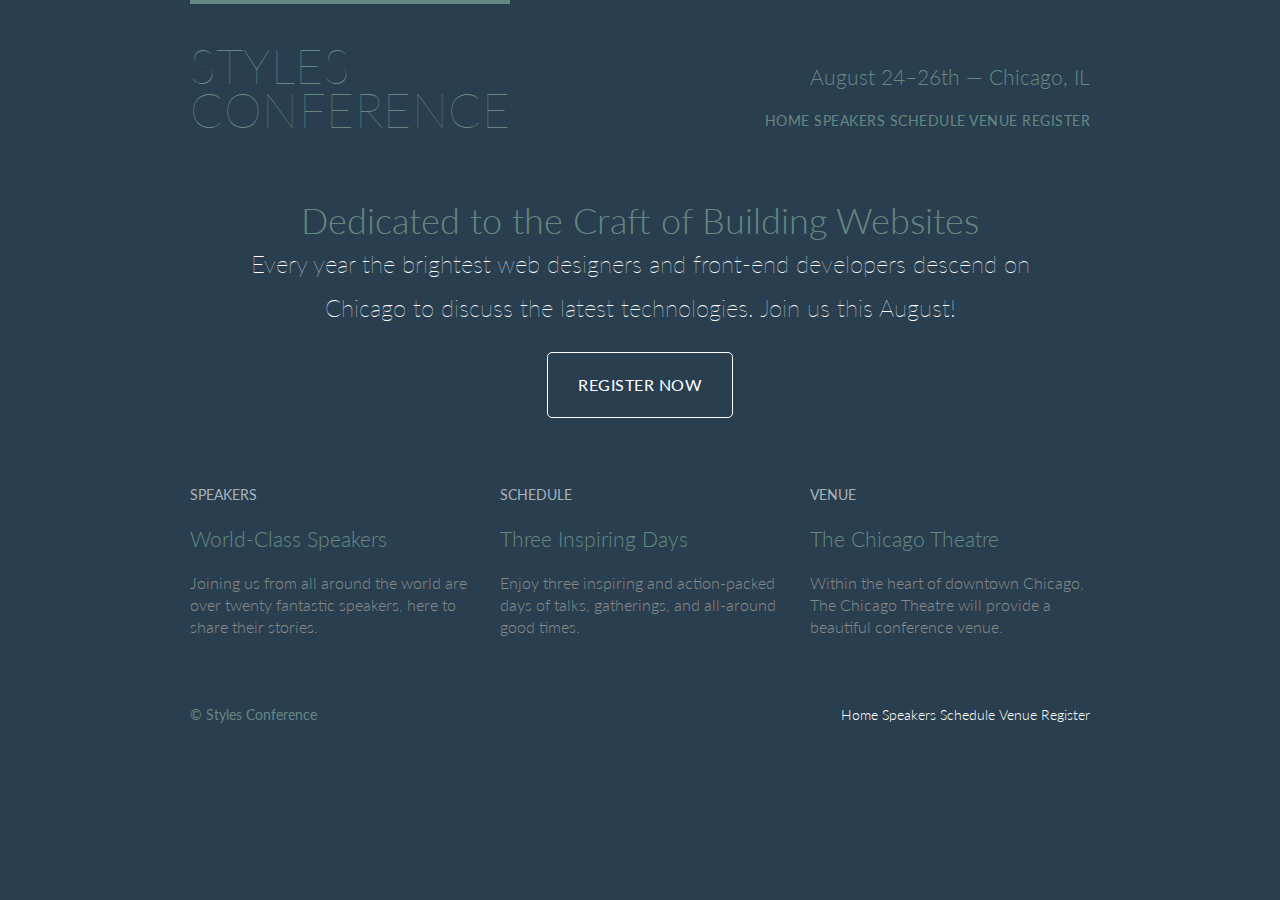
<file: index.html>
<!DOCTYPE html>
<html lang="en">

  <head>
    <meta charset="utf-8">
    <title>Styles Conference</title>
    <link rel="stylesheet" href="assets/stylesheets/main.css">
    <link rel="stylesheet" href="http://fonts.googleapis.com/css?family=Lato:100,300,400">
  </head>

  <body>

    <!-- Header -->

    <header class="container group">

      <h1 class="logo">
        <a href="index.html">Styles <br> Conference</a>
      </h1>

      <h3 class="tagline">August 24&ndash;26th &mdash; Chicago, IL</h3>

      <nav class="nav primary-nav">
        <a href="index.html">Home</a>
        <a href="speakers.html">Speakers</a>
        <a href="schedule.html">Schedule</a>
        <a href="venue.html">Venue</a>
        <a href="register.html">Register</a>
      </nav>

    </header>

    <!-- Hero -->

    <section class="hero container">

      <h2>Dedicated to the Craft of Building Websites</h2>
      <p>Every year the brightest web designers and front-end developers descend on Chicago to discuss the latest technologies. Join us this August!</p>
      <a class="btn btn-alt" href="register.html">Register Now</a>

    </section>

    <!-- Teasers -->

    <section class="grid">

      <!-- Speakers -->

      <section class="teaser col-1-3">
        <a href="speakers.html">
          <h5>Speakers</h5>
          <h3>World-Class Speakers</h3>
        </a>
        <p>Joining us from all around the world are over twenty fantastic speakers, here to share their stories.</p>
      </section><!--

      Schedule

    --><section class="teaser col-1-3">
        <a href="schedule.html">
          <h5>Schedule</h5>
          <h3>Three Inspiring Days</h3>
        </a>
        <p>Enjoy three inspiring and action-packed days of talks, gatherings, and all-around good times.</p>
      </section><!--

      Venue

    --><section class="teaser col-1-3">
        <a href="venue.html">
          <h5>Venue</h5>
          <h3>The Chicago Theatre</h3>
        </a>
        <p>Within the heart of downtown Chicago, The Chicago Theatre will provide a beautiful conference venue.</p>
      </section>

    </section>

    <!-- Footer -->

    <footer class="primary-footer container group">

      <small>&copy; Styles Conference</small>

      <nav class="nav">
        <a href="index.html">Home</a>
        <a href="speakers.html">Speakers</a>
        <a href="schedule.html">Schedule</a>
        <a href="venue.html">Venue</a>
        <a href="register.html">Register</a>
      </nav>

    </footer>

  </body>
</html>
</file>
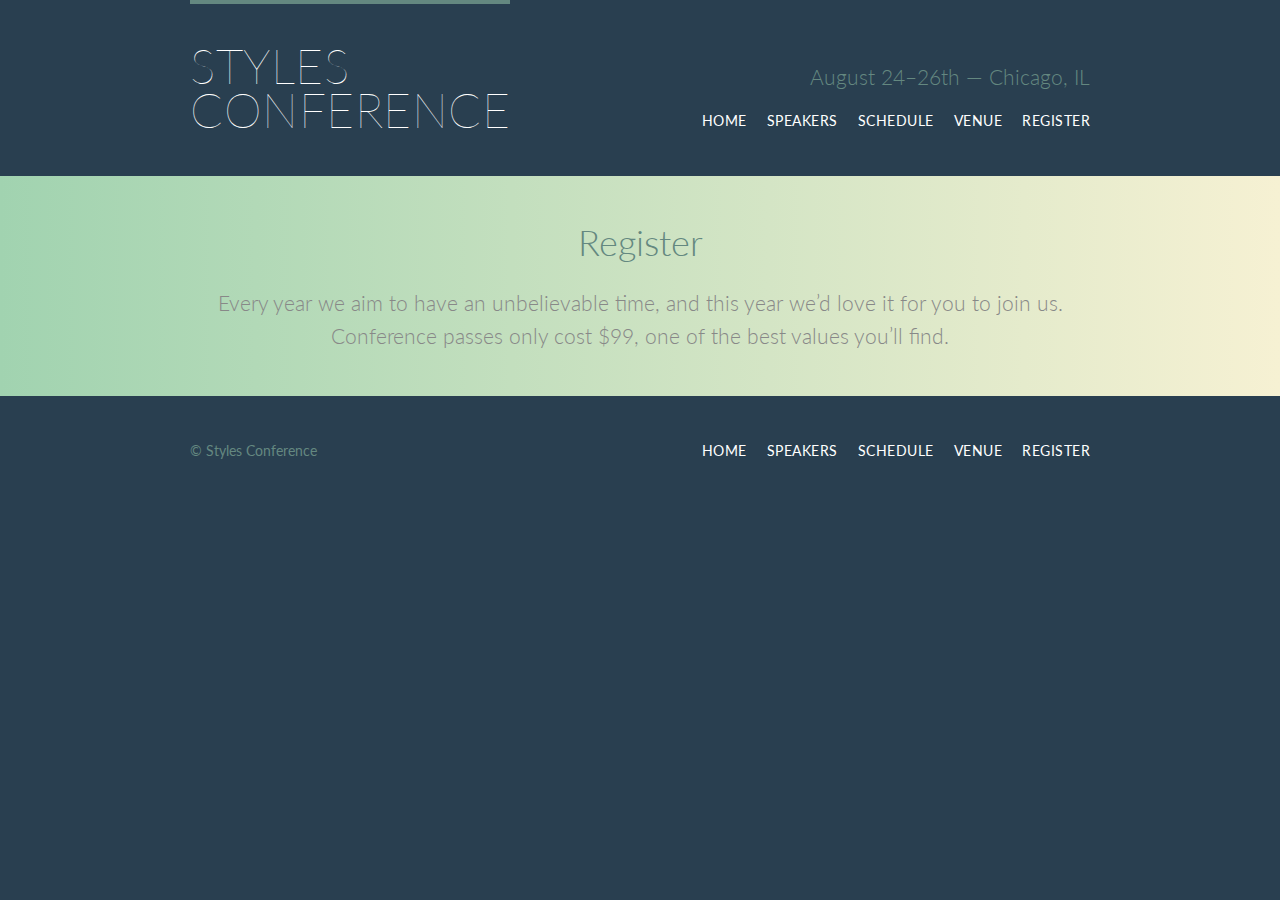
<file: register.html>
<!DOCTYPE html>
<html lang="en">

  <head>
    <meta charset="utf-8">
    <title>Register - Styles Conference</title>
    <link rel="stylesheet" href="assets/stylesheets/main.css">
    <link rel="stylesheet" href="http://fonts.googleapis.com/css?family=Lato:100,300,400">
  </head>

  <body>

    <!-- Header -->

    <header class="primary-header container group">

      <h1 class="logo">
        <a href="index.html">Styles <br> Conference</a>
      </h1>

      <h3 class="tagline">August 24&ndash;26th &mdash; Chicago, IL</h3>

      <nav class="nav primary-nav">
  <ul>
    <li><a href="index.html">Home</a></li><!--
    --><li><a href="speakers.html">Speakers</a></li><!--
    --><li><a href="schedule.html">Schedule</a></li><!--
    --><li><a href="venue.html">Venue</a></li><!--
    --><li><a href="register.html">Register</a></li>
  </ul>
</nav>

    </header>

    <!-- Lead -->

    <section class="row-alt">
      <div class="lead container">

        <h1>Register</h1>

        <p>Every year we aim to have an unbelievable time, and this year we&#8217;d love it for you to join us. Conference passes only cost $99, one of the best values you&#8217;ll find.</p>

      </div>
    </section>

    <!-- Footer -->

    <footer class="primary-footer container group">

      <small>&copy; Styles Conference</small>

      <nav class="nav primary-nav">
  <ul>
    <li><a href="index.html">Home</a></li><!--
    --><li><a href="speakers.html">Speakers</a></li><!--
    --><li><a href="schedule.html">Schedule</a></li><!--
    --><li><a href="venue.html">Venue</a></li><!--
    --><li><a href="register.html">Register</a></li>
  </ul>
</nav>

    </footer>

  </body>
</html>
</file>
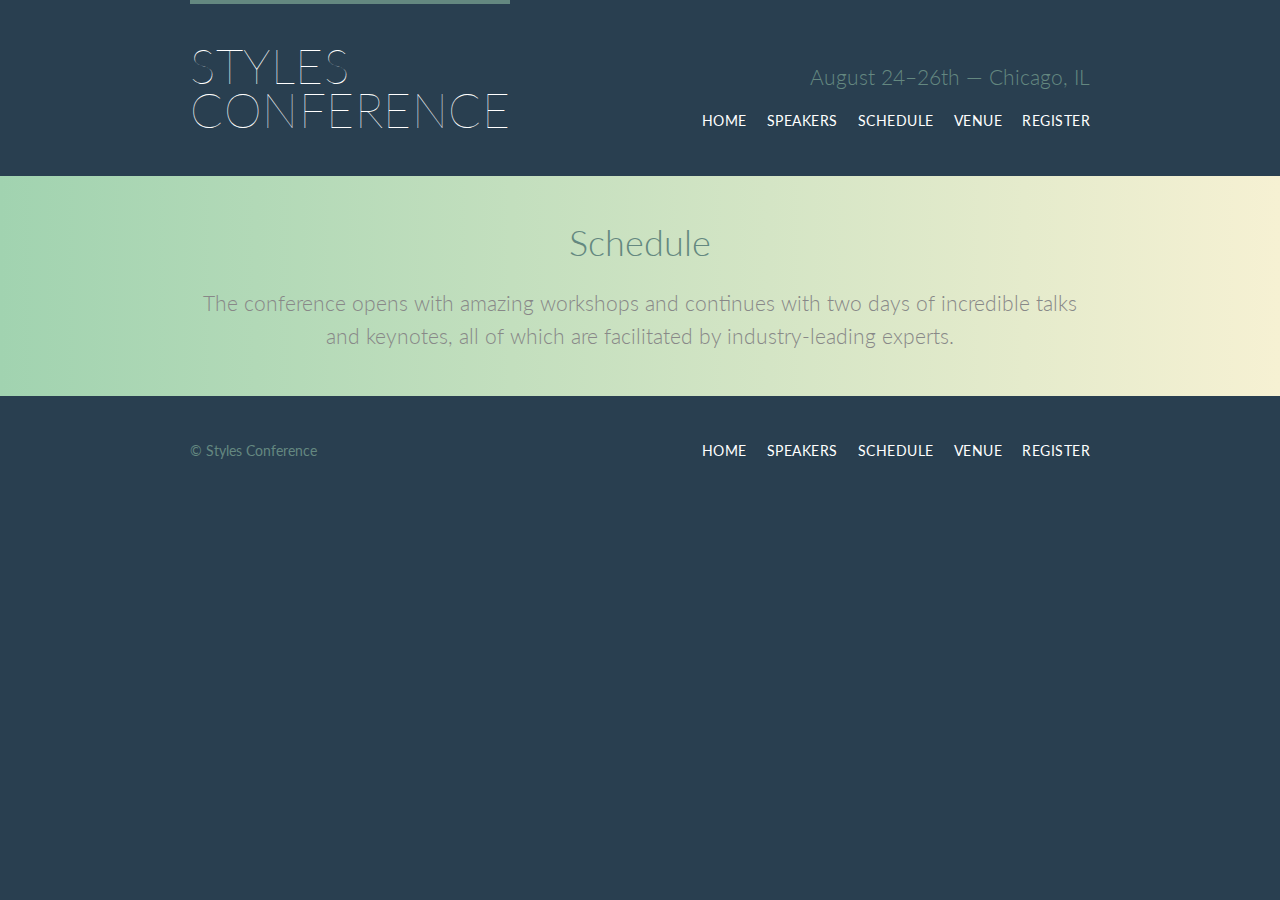
<file: schedule.html>
<!DOCTYPE html>
<html lang="en">

  <head>
    <meta charset="utf-8">
    <title>Schedule - Styles Conference</title>
    <link rel="stylesheet" href="assets/stylesheets/main.css">
    <link rel="stylesheet" href="http://fonts.googleapis.com/css?family=Lato:100,300,400">
  </head>

  <body>

    <!-- Header -->

    <header class="primary-header container group">

      <h1 class="logo">
        <a href="index.html">Styles <br> Conference</a>
      </h1>

      <h3 class="tagline">August 24&ndash;26th &mdash; Chicago, IL</h3>

      <nav class="nav primary-nav">
  <ul>
    <li><a href="index.html">Home</a></li><!--
    --><li><a href="speakers.html">Speakers</a></li><!--
    --><li><a href="schedule.html">Schedule</a></li><!--
    --><li><a href="venue.html">Venue</a></li><!--
    --><li><a href="register.html">Register</a></li>
  </ul>
</nav>

    </header>

    <!-- Lead -->

    <section class="row-alt">
      <div class="lead container">

        <h1>Schedule</h1>

        <p>The conference opens with amazing workshops and continues with two days of incredible talks and keynotes, all of which are facilitated by industry-leading experts.</p>

      </div>
    </section>

    <!-- Footer -->

    <footer class="primary-footer container group">

      <small>&copy; Styles Conference</small>

      <nav class="nav primary-nav">
  <ul>
    <li><a href="index.html">Home</a></li><!--
    --><li><a href="speakers.html">Speakers</a></li><!--
    --><li><a href="schedule.html">Schedule</a></li><!--
    --><li><a href="venue.html">Venue</a></li><!--
    --><li><a href="register.html">Register</a></li>
  </ul>
</nav>

    </footer>

  </body>
</html>
</file>
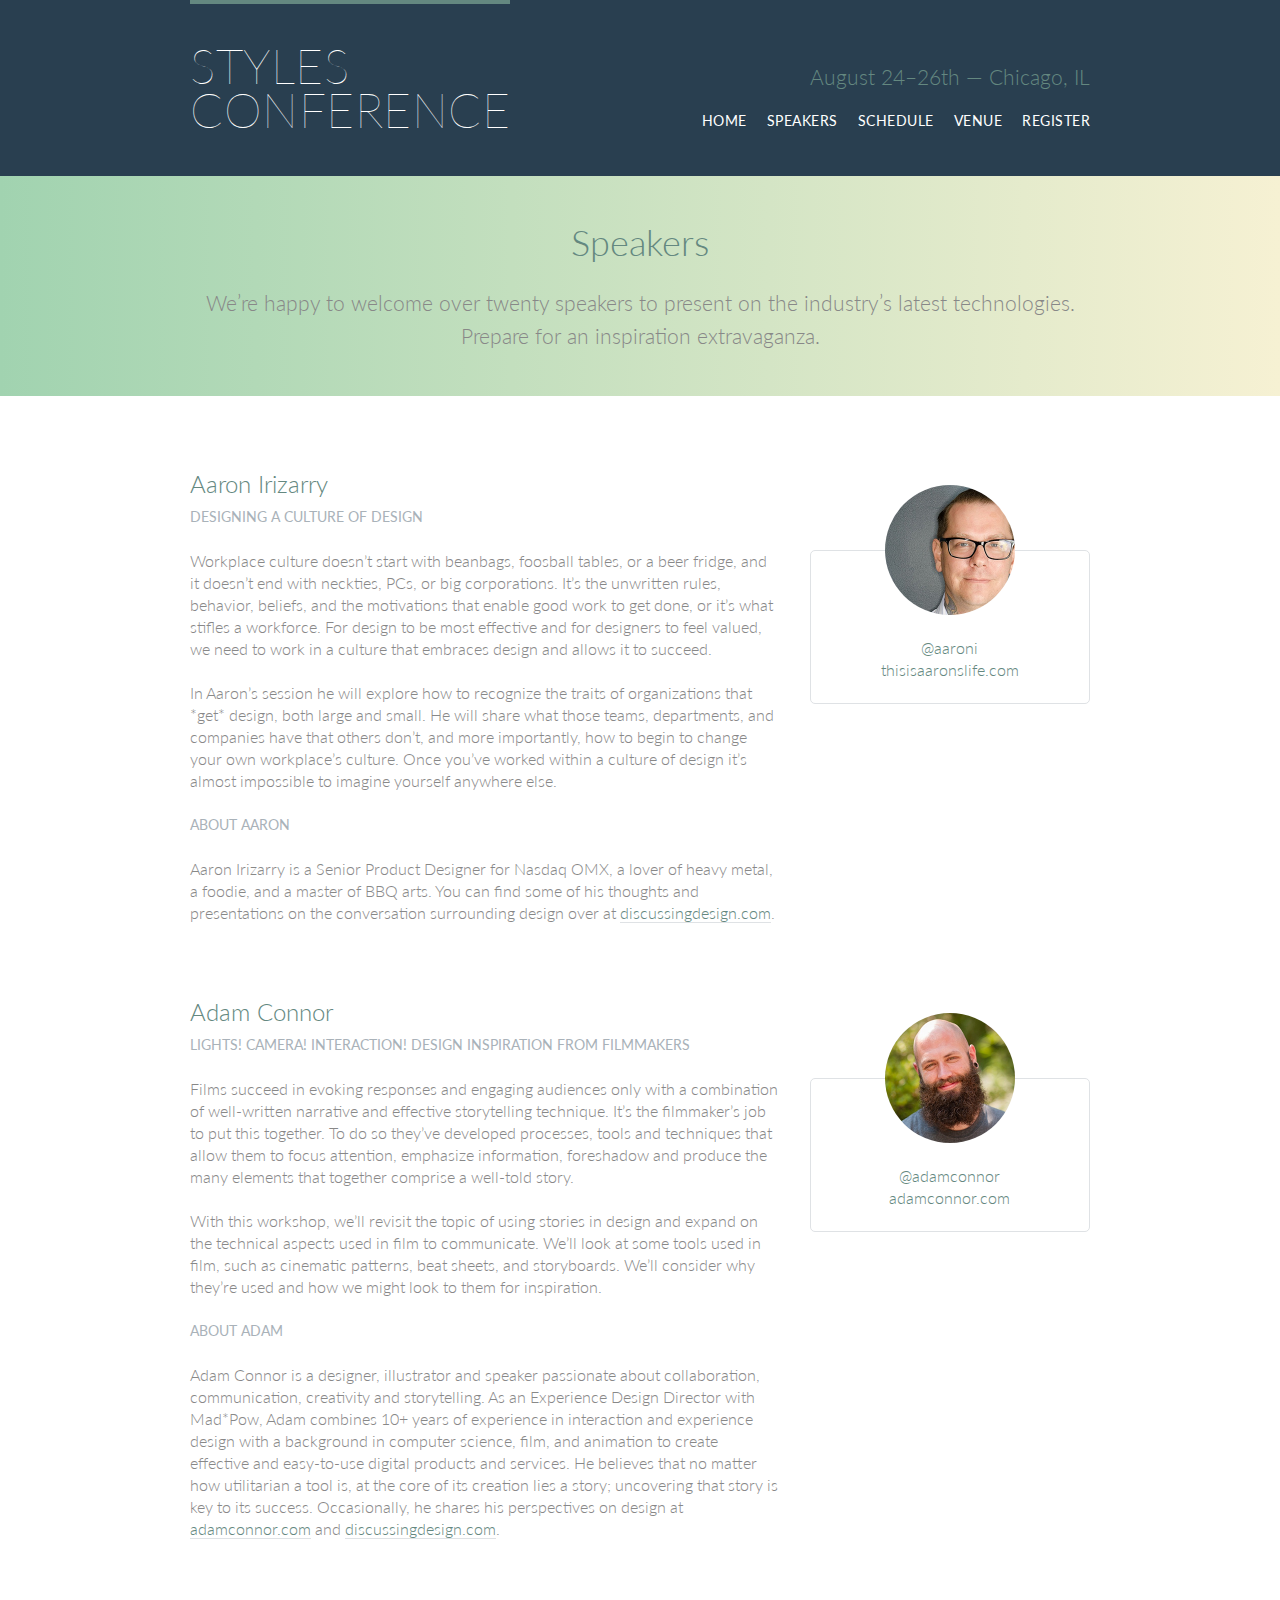
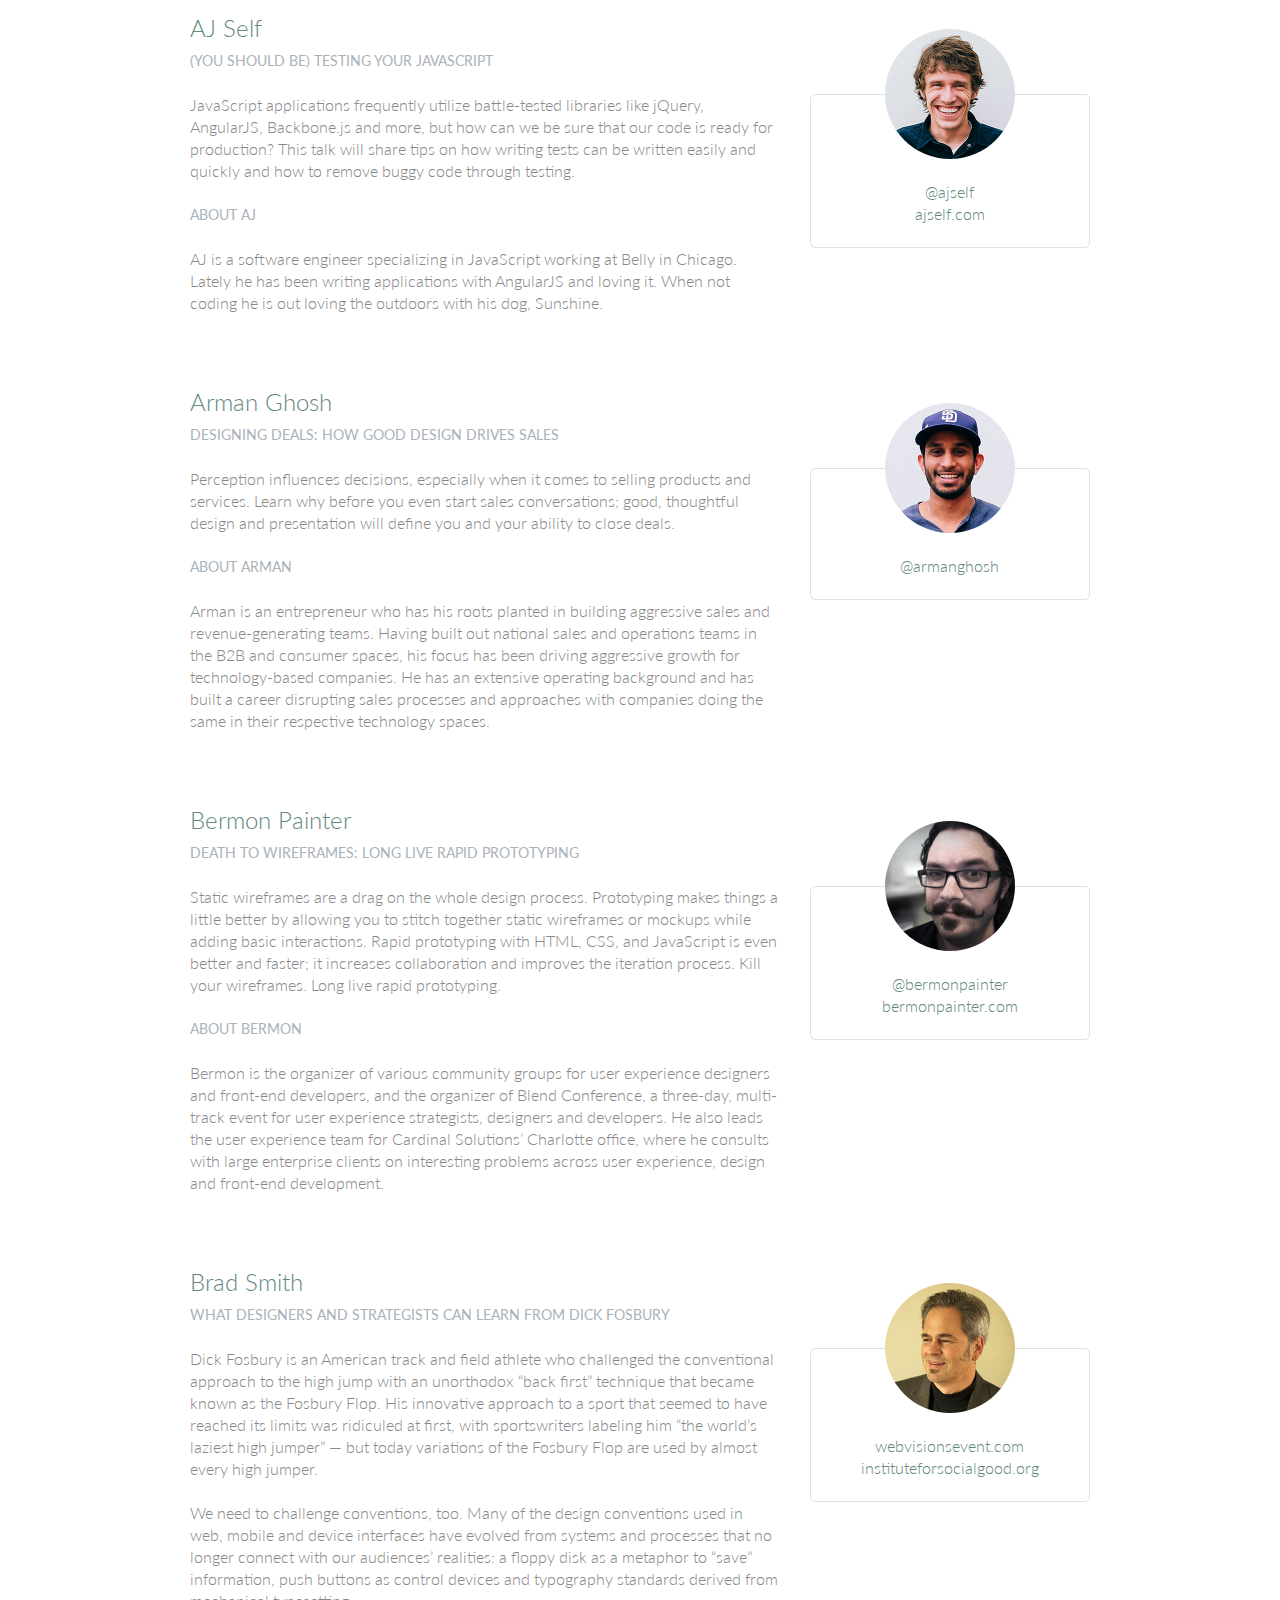
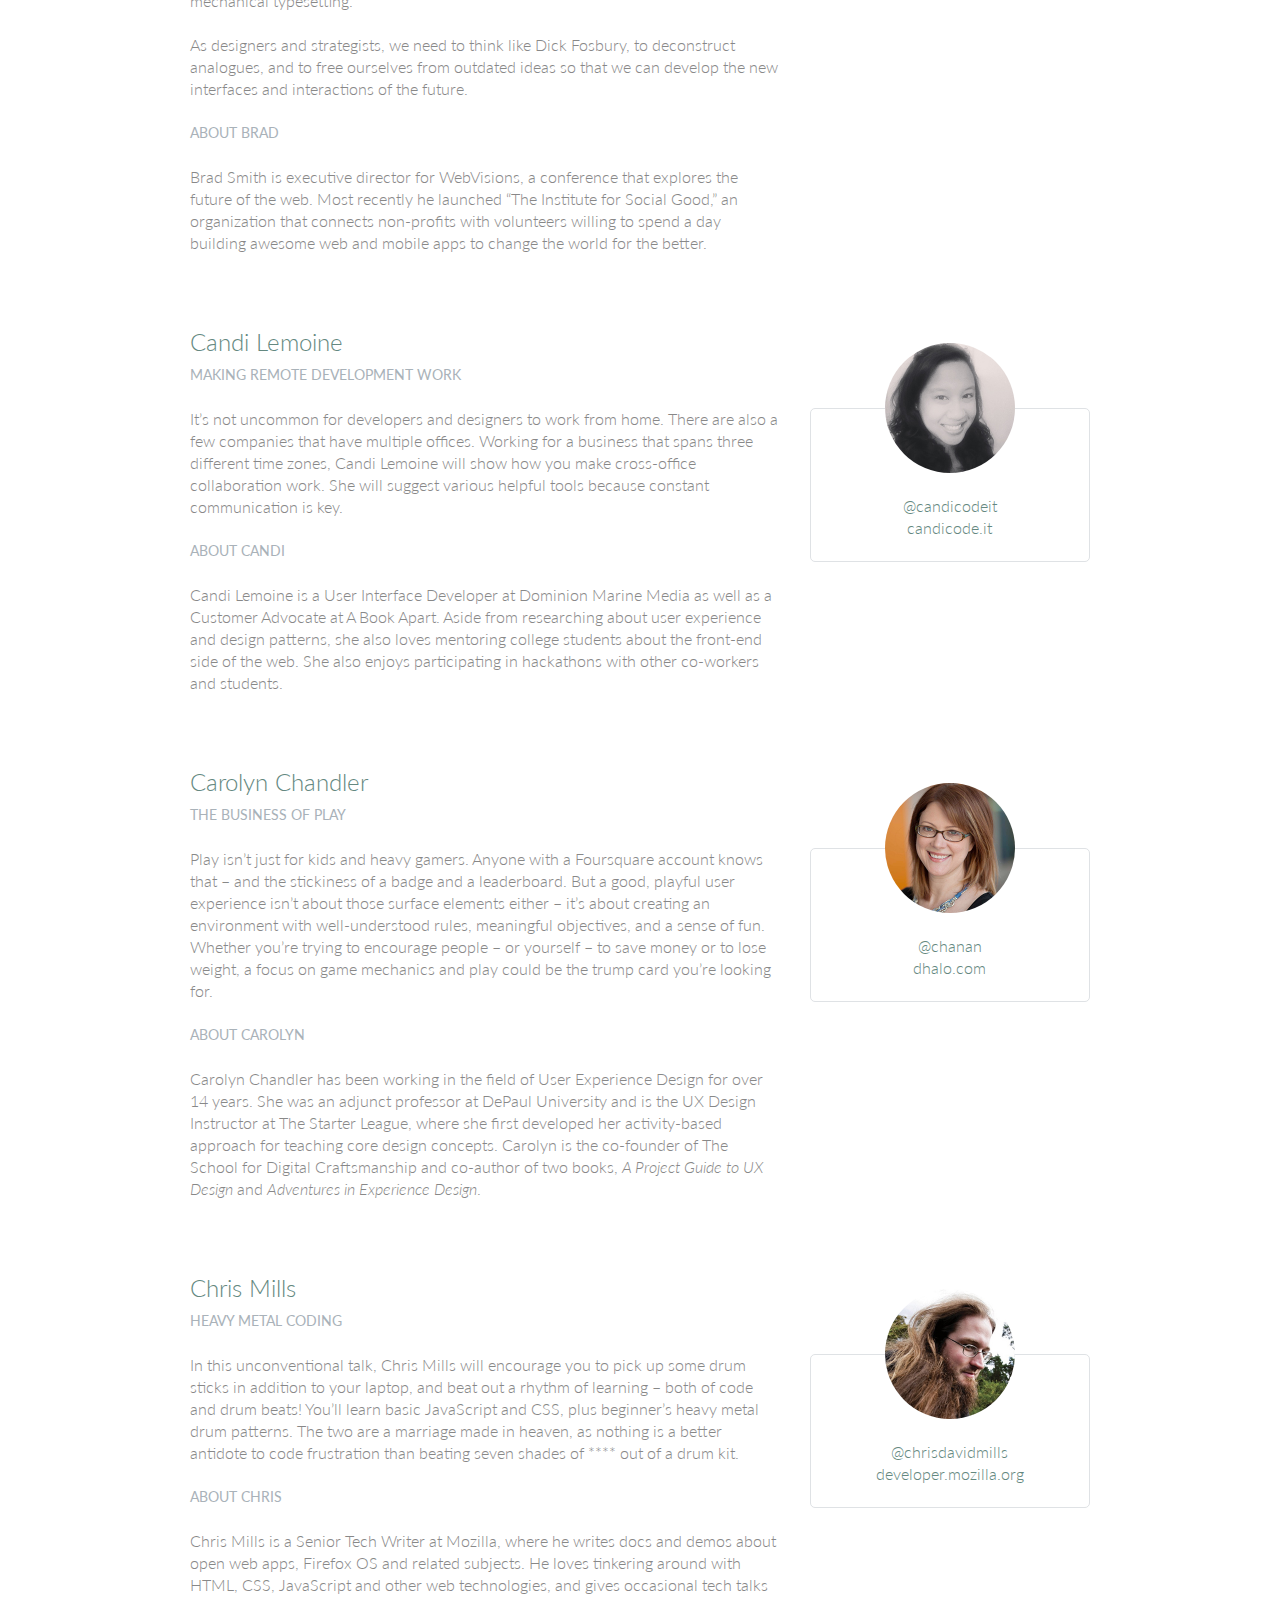
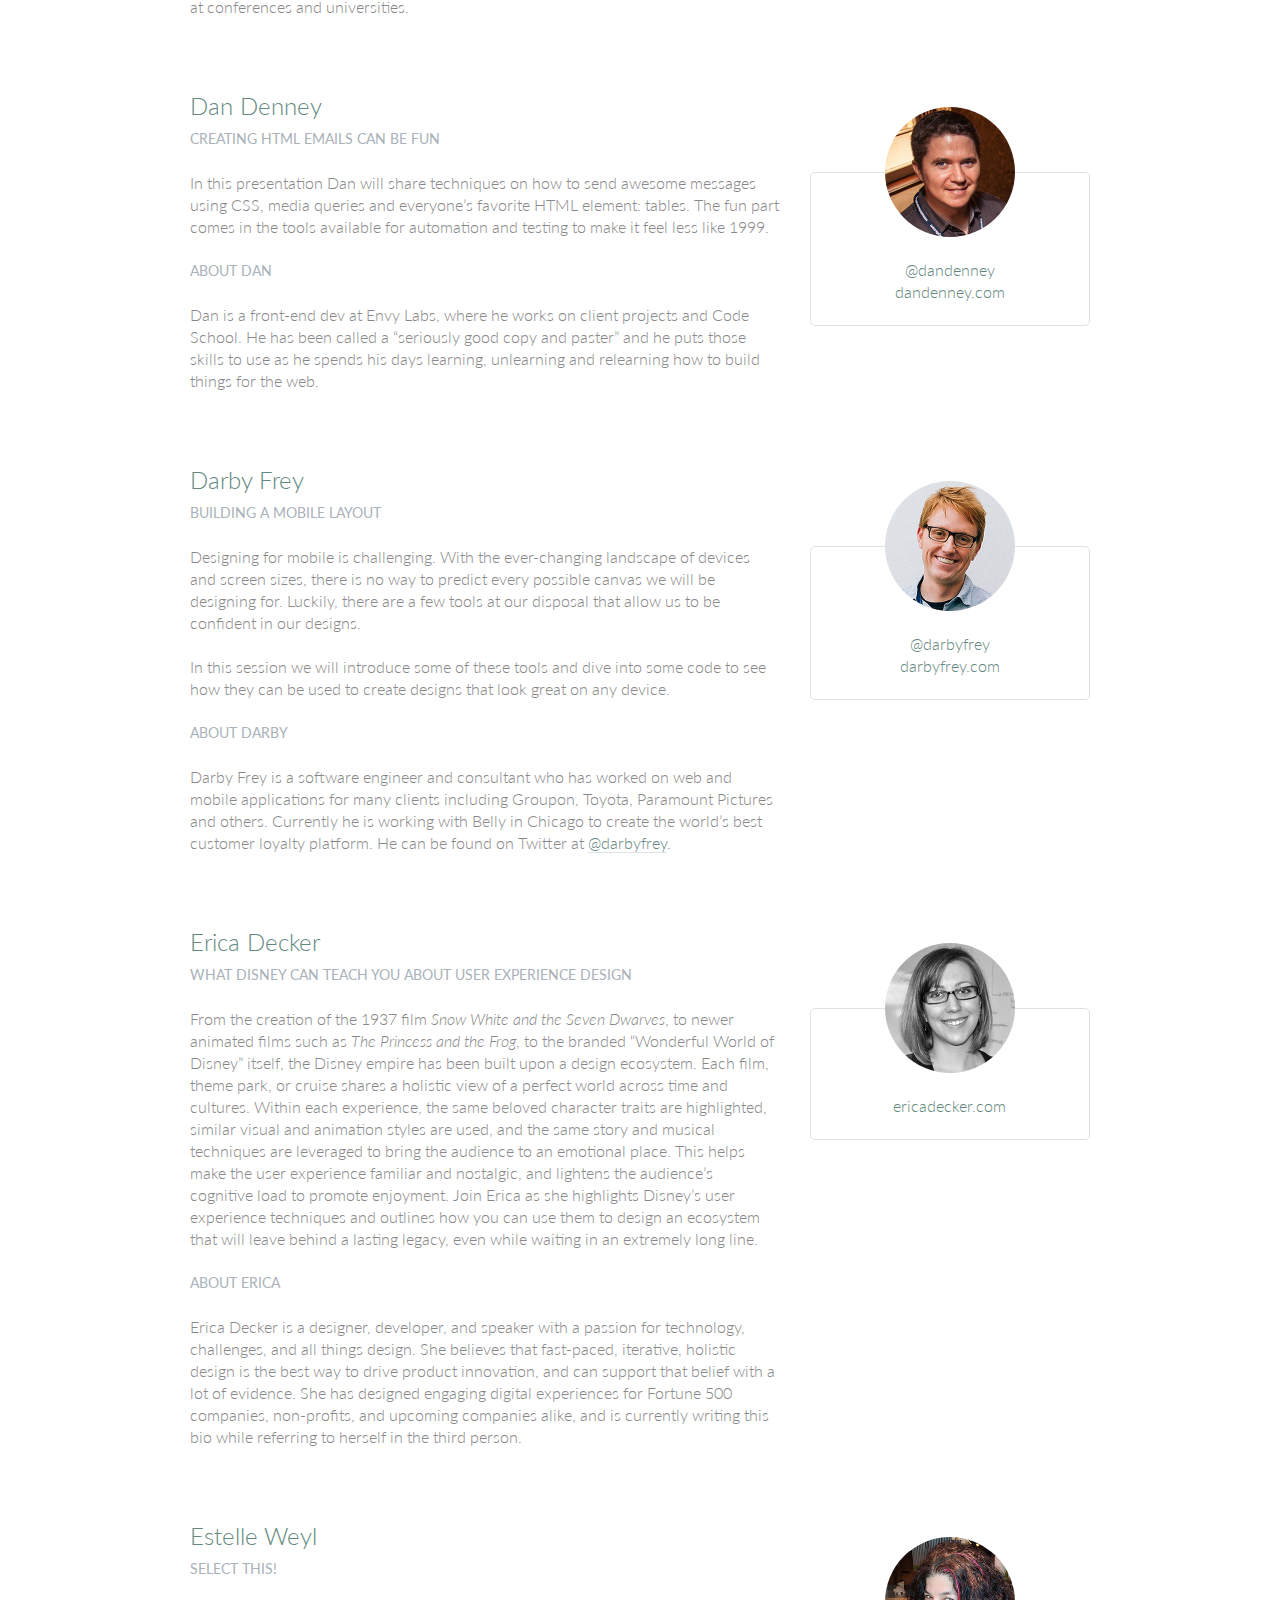
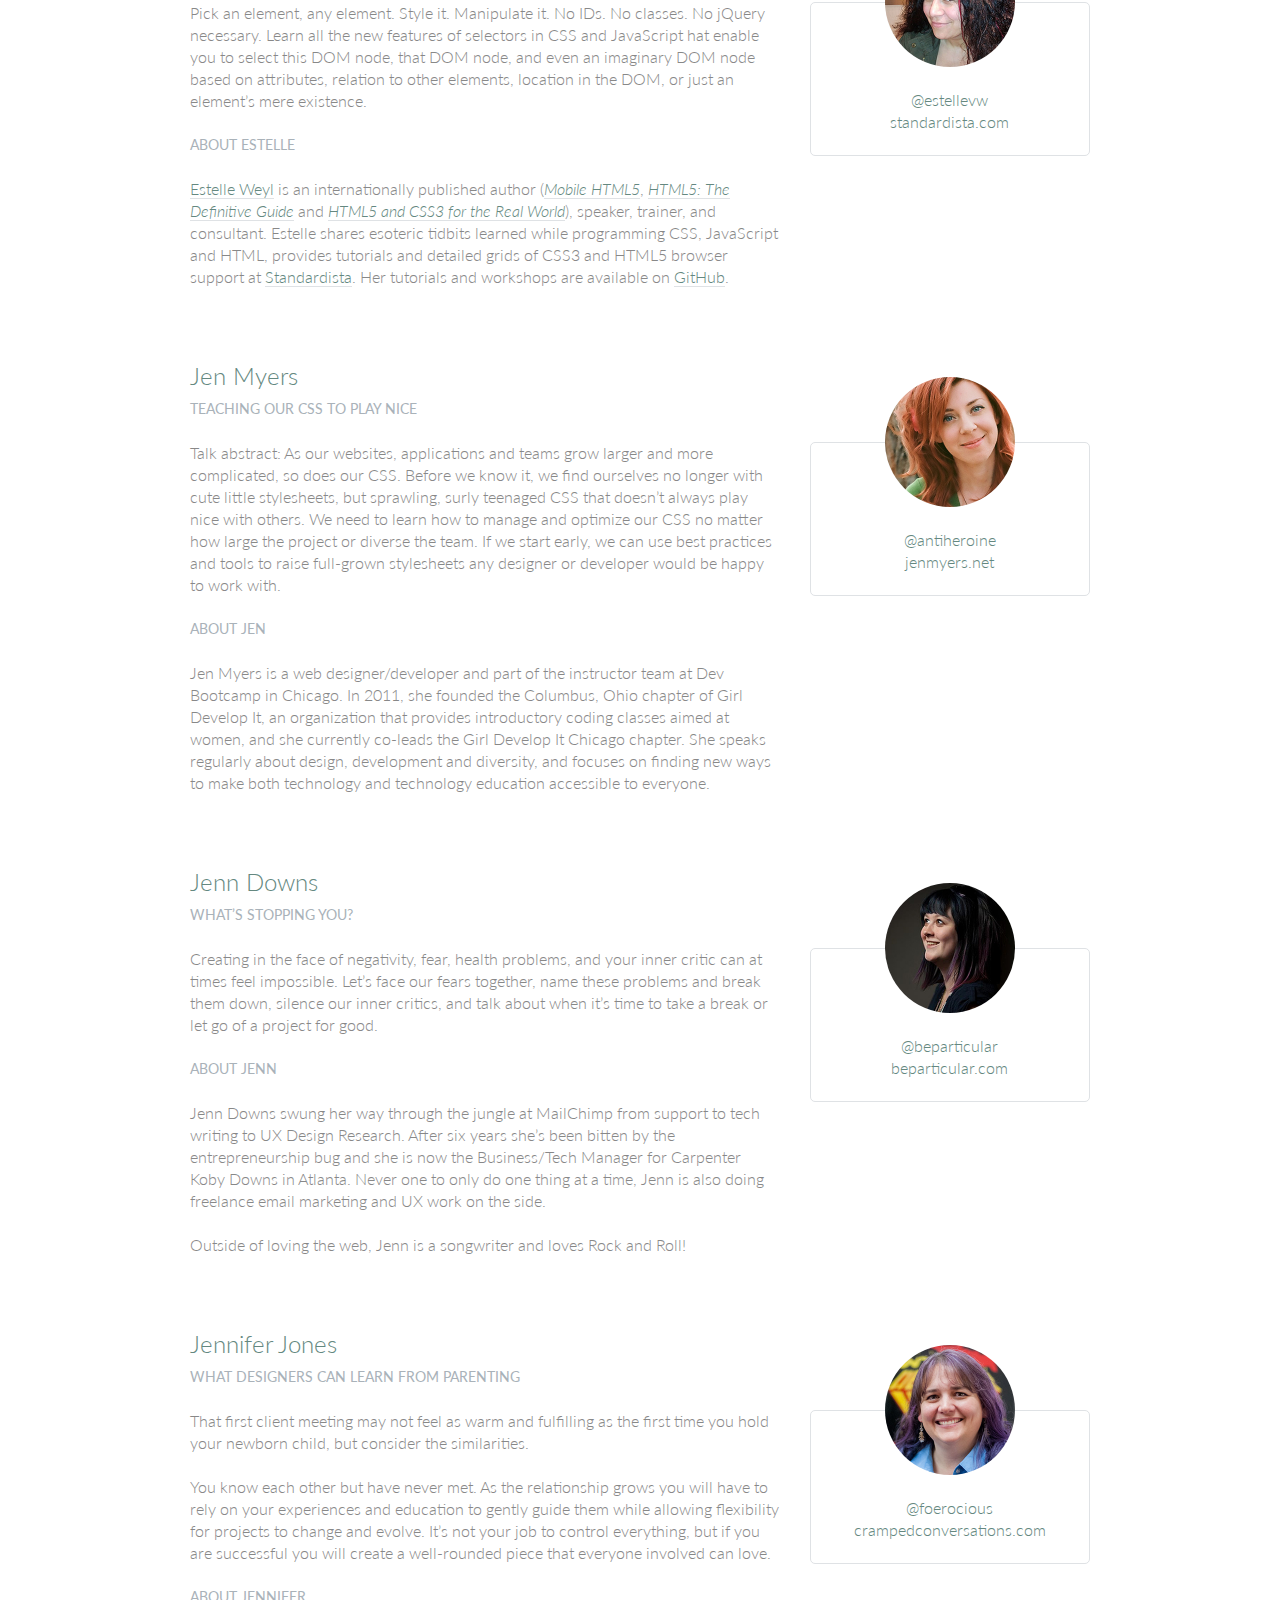
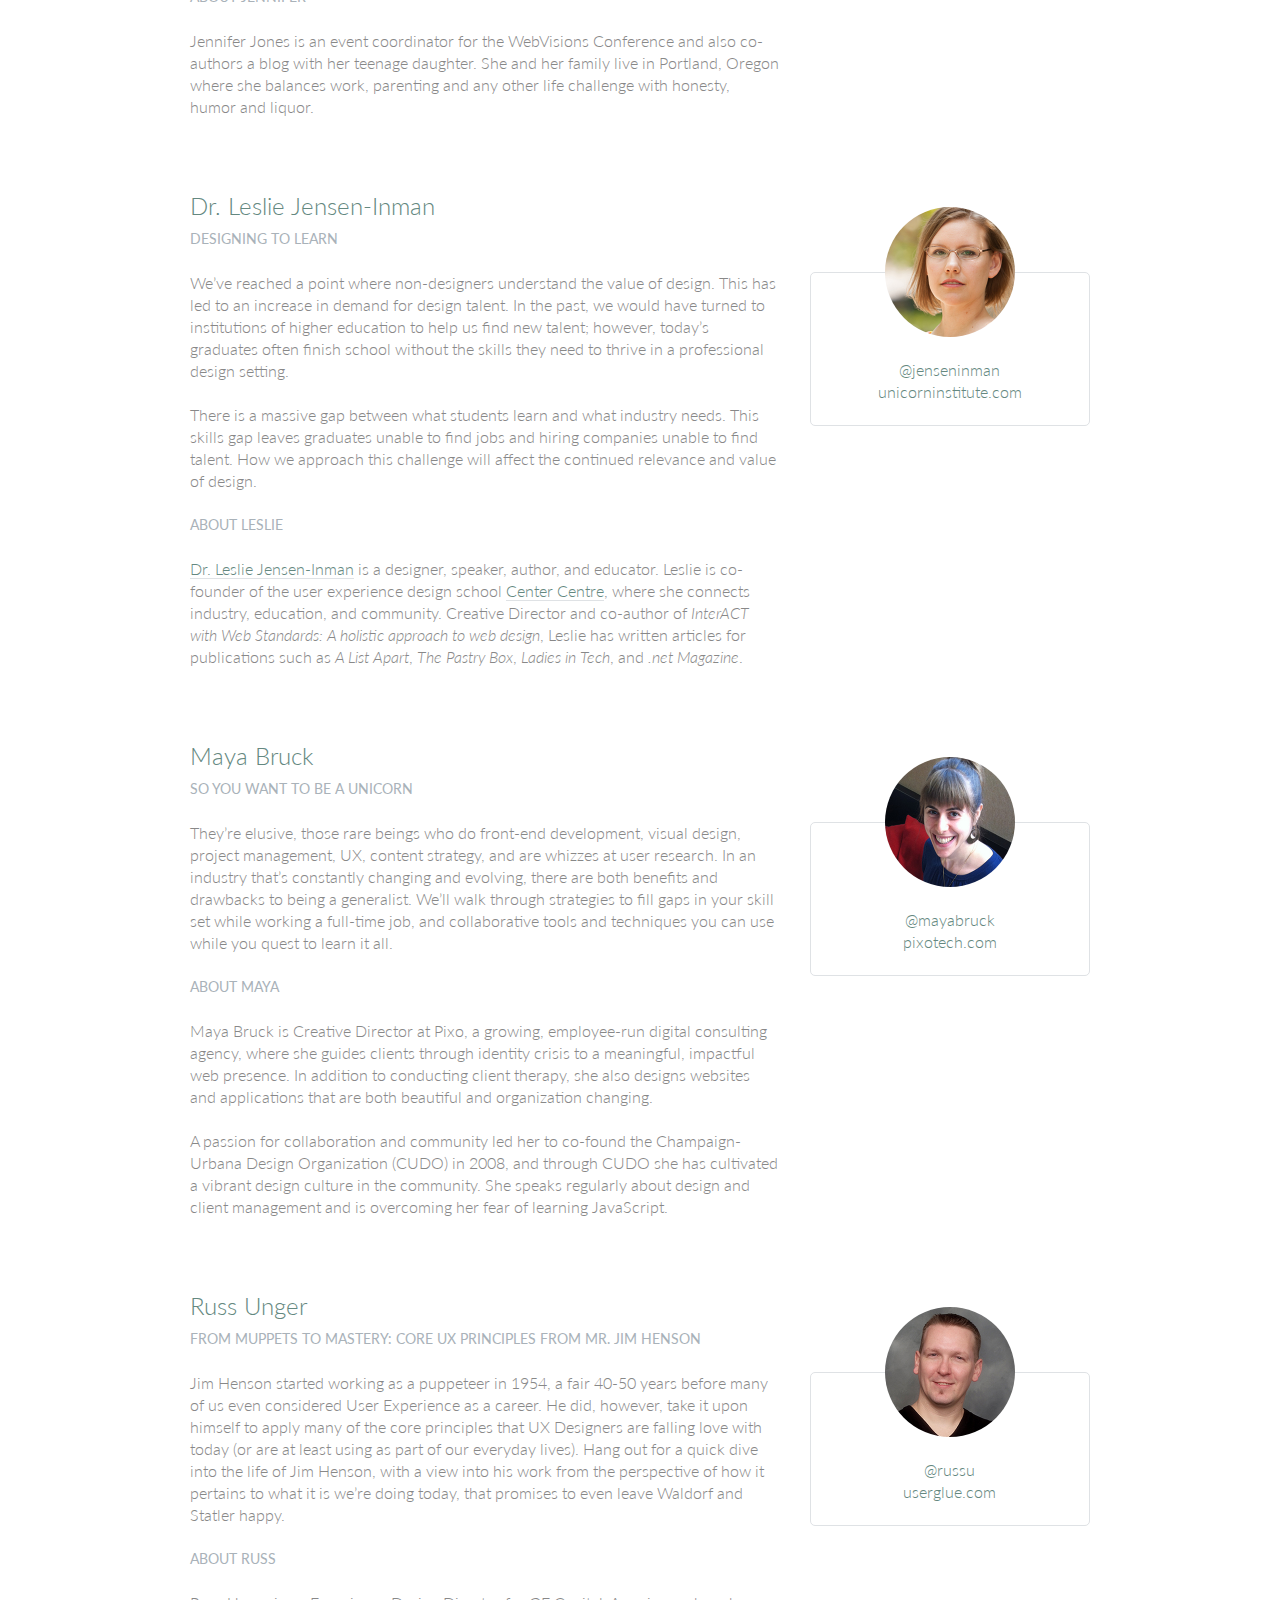
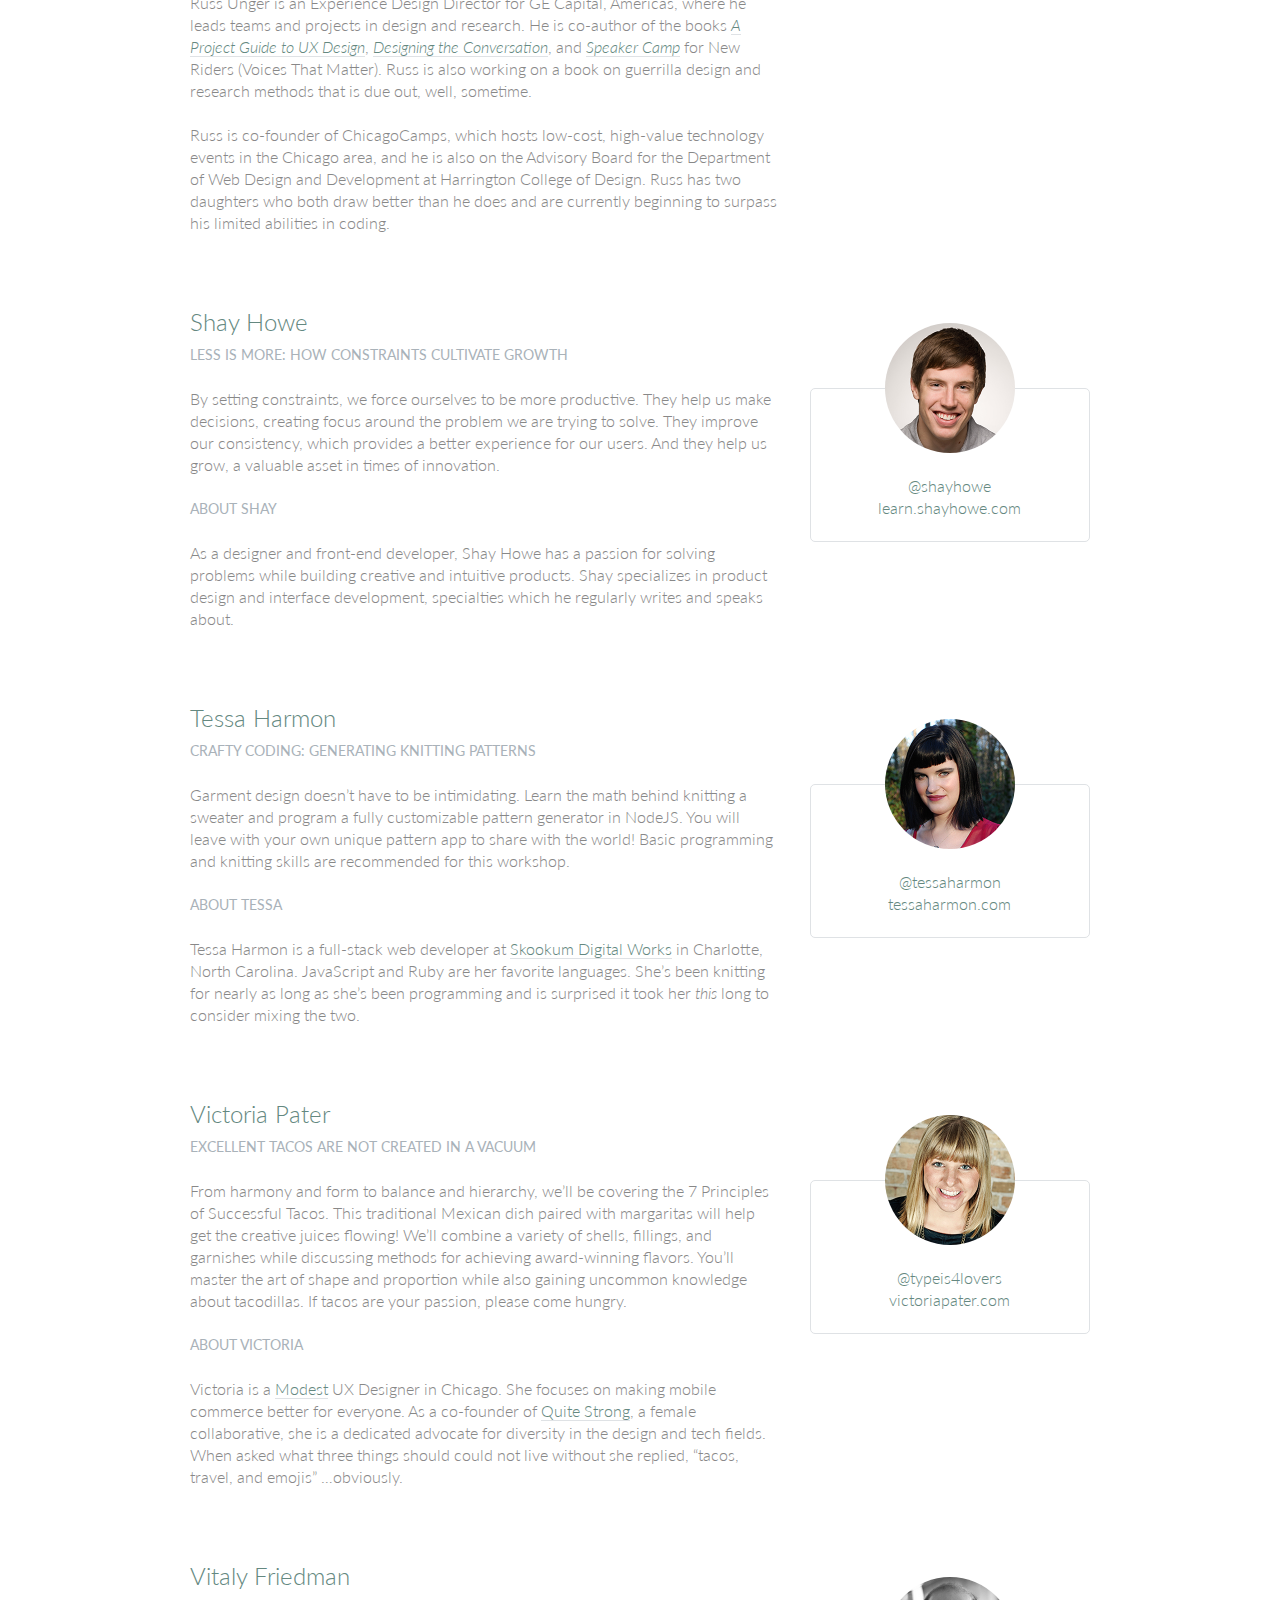
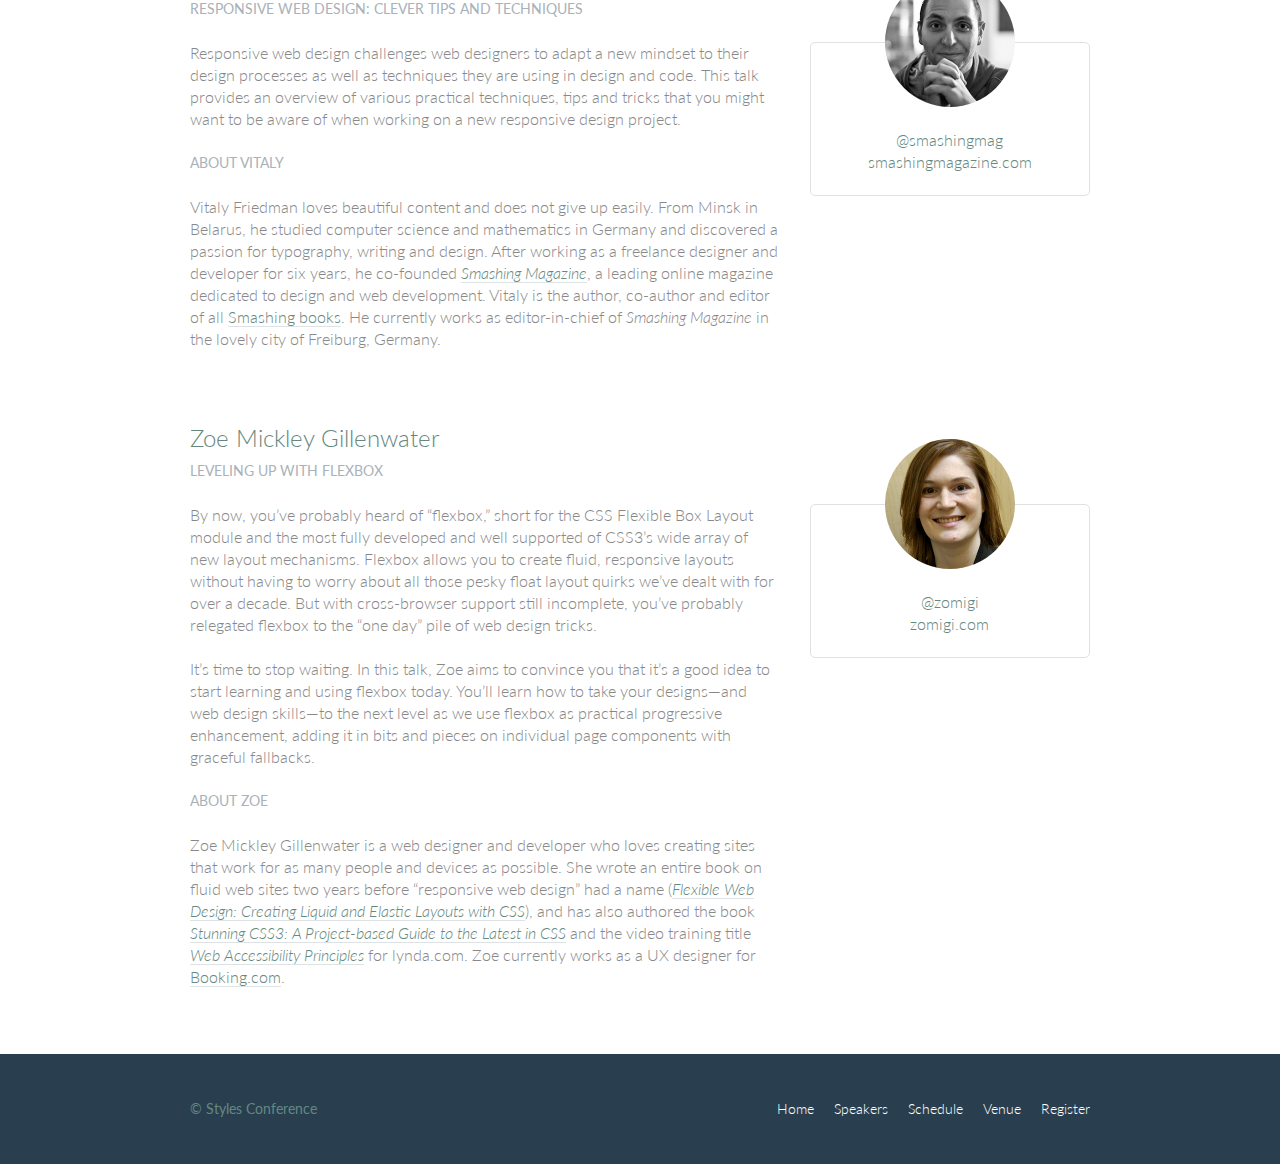
<file: speakers.html>
<!DOCTYPE html>
<html lang="en">

  <head>
    <meta charset="utf-8">
    <title>Speakers - Styles Conference</title>
    <link rel="stylesheet" href="assets/stylesheets/main.css">
    <link rel="stylesheet" href="http://fonts.googleapis.com/css?family=Lato:100,300,400">
  </head>

  <body>

    <!-- Header -->

    <header class="primary-header container group">

      <h1 class="logo">
        <a href="index.html">Styles <br> Conference</a>
      </h1>

      <h3 class="tagline">August 24&ndash;26th &mdash; Chicago, IL</h3>

      <nav class="nav primary-nav">
        <ul>
          <li><a href="index.html">Home</a></li><!--
          --><li><a href="speakers.html">Speakers</a></li><!--
          --><li><a href="schedule.html">Schedule</a></li><!--
          --><li><a href="venue.html">Venue</a></li><!--
          --><li><a href="register.html">Register</a></li>
        </ul>
      </nav>

    </header>

    <!-- Lead -->

    <section class="row-alt">
      <div class="lead container">

        <h1>Speakers</h1>

        <p>We&#8217;re happy to welcome over twenty speakers to present on the industry&#8217;s latest technologies. Prepare for an inspiration extravaganza.</p>

      </div>
    </section>

    <!-- Main content -->

    <section class="row">
      <div class="grid">

        <!-- Aaron Irizarry -->

        <section class="speaker" id="aaron-irizarry">

          <div class="col-2-3">

            <h2>Aaron Irizarry</h2>
            <h5>Designing a Culture of Design</h5>

            <p>Workplace culture doesn&#8217;t start with beanbags, foosball tables, or a beer fridge, and it doesn&#8217;t end with neckties, PCs, or big corporations. It&#8217;s the unwritten rules, behavior, beliefs, and the motivations that enable good work to get done, or it&#8217;s what stifles a workforce. For design to be most effective and for designers to feel valued, we need to work in a culture that embraces design and allows it to succeed.</p>

            <p>In Aaron&#8217;s session he will explore how to recognize the traits of organizations that *get* design, both large and small. He will share what those teams, departments, and companies have that others don&#8217;t, and more importantly, how to begin to change your own workplace&#8217;s culture. Once you&#8217;ve worked within a culture of design it&#8217;s almost impossible to imagine yourself anywhere else.</p>

            <h5>About Aaron</h5>

            <p>Aaron Irizarry is a Senior Product Designer for Nasdaq OMX, a lover of heavy metal, a foodie, and a master of BBQ arts. You can find some of his thoughts and presentations on the conversation surrounding design over at <a href="http://www.discussingdesign.com/">discussingdesign.com</a>.</p>

          </div><!--

          --><aside class="col-1-3">
            <div class="speaker-info">

              <img src="assets/images/speakers/aaron-irizarry.jpg" alt="Aaron Irizarry">

              <ul>
                <li><a href="https://twitter.com/aaroni">@aaroni</a></li>
                <li><a href="http://www.thisisaaronslife.com/">thisisaaronslife.com</a></li>
              </ul>

            </div>
          </aside>

        </section>

        <!-- Adam Connor -->

        <section class="speaker" id="adam-connor">

          <div class="col-2-3">

            <h2>Adam Connor</h2>
            <h5>Lights! Camera! Interaction! Design Inspiration from Filmmakers</h5>

            <p>Films succeed in evoking responses and engaging audiences only with a combination of well-written narrative and effective storytelling technique. It&#8217;s the filmmaker&#8217;s job to put this together. To do so they&#8217;ve developed processes, tools and techniques that allow them to focus attention, emphasize information, foreshadow and produce the many elements that together comprise a well-told story.</p>

            <p>With this workshop, we&#8217;ll revisit the topic of using stories in design and expand on the technical aspects used in film to communicate. We&#8217;ll look at some tools used in film, such as cinematic patterns, beat sheets, and storyboards. We&#8217;ll consider why they&#8217;re used and how we might look to them for inspiration.</p>

            <h5>About Adam</h5>

            <p>Adam Connor is a designer, illustrator and speaker passionate about collaboration, communication, creativity and storytelling. As an Experience Design Director with Mad*Pow, Adam combines 10+ years of experience in interaction and experience design with a background in computer science, film, and animation to create effective and easy-to-use digital products and services. He believes that no matter how utilitarian a tool is, at the core of its creation lies a story; uncovering that story is key to its success. Occasionally, he shares his perspectives on design at <a href="http://adamconnor.com/">adamconnor.com</a> and <a href="http://www.discussingdesign.com/">discussingdesign.com</a>.</p>

          </div><!--

          --><aside class="col-1-3">
            <div class="speaker-info">

              <img src="assets/images/speakers/adam-connor.jpg" alt="Adam Connor">

              <ul>
                <li><a href="https://twitter.com/adamconnor">@adamconnor</a></li>
                <li><a href="http://adamconnor.com/">adamconnor.com</a></li>
              </ul>

            </div>
          </aside>

        </section>

        <!-- AJ Self -->

        <section class="speaker" id="aj-self">

          <div class="col-2-3">

            <h2>AJ Self</h2>
            <h5>(You Should Be) Testing Your JavaScript</h5>

            <p>JavaScript applications frequently utilize battle-tested libraries like jQuery, AngularJS, Backbone.js and more, but how can we be sure that our code is ready for production? This talk will share tips on how writing tests can be written easily and quickly and how to remove buggy code through testing.</p>

            <h5>About AJ</h5>

            <p>AJ is a software engineer specializing in JavaScript working at Belly in Chicago. Lately he has been writing applications with AngularJS and loving it. When not coding he is out loving the outdoors with his dog, Sunshine.</p>

          </div><!--

          --><aside class="col-1-3">
            <div class="speaker-info">

              <img src="assets/images/speakers/aj-self.jpg" alt="AJ Self">

              <ul>
                <li><a href="https://twitter.com/ajself">@ajself</a></li>
                <li><a href="http://www.ajself.com/">ajself.com</a></li>
              </ul>

            </div>
          </aside>

        </section>

        <!-- Arman Ghosh -->

        <section class="speaker" id="arman-ghosh">

          <div class="col-2-3">

            <h2>Arman Ghosh</h2>
            <h5>Designing Deals: How Good Design Drives Sales</h5>

            <p>Perception influences decisions, especially when it comes to selling products and services. Learn why before you even start sales conversations; good, thoughtful design and presentation will define you and your ability to close deals.</p>

            <h5>About Arman</h5>

            <p>Arman is an entrepreneur who has his roots planted in building aggressive sales and revenue-generating teams. Having built out national sales and operations teams in the B2B and consumer spaces, his focus has been driving aggressive growth for technology-based companies. He has an extensive operating background and has built a career disrupting sales processes and approaches with companies doing the same in their respective technology spaces.</p>

          </div><!--

          --><aside class="col-1-3">
            <div class="speaker-info">

              <img src="assets/images/speakers/arman-ghosh.jpg" alt="Arman Ghosh">

              <ul>
                <li><a href="https://twitter.com/armanghosh">@armanghosh</a></li>
              </ul>

            </div>
          </aside>

        </section>

        <!-- Bermon Painter -->

        <section class="speaker" id="bermon-painter">

          <div class="col-2-3">

            <h2>Bermon Painter</h2>
            <h5>Death to Wireframes: Long Live Rapid Prototyping</h5>

            <p>Static wireframes are a drag on the whole design process. Prototyping makes things a little better by allowing you to stitch together static wireframes or mockups while adding basic interactions. Rapid prototyping with HTML, CSS, and JavaScript is even better and faster; it increases collaboration and improves the iteration process. Kill your wireframes. Long live rapid prototyping.</p>

            <h5>About Bermon</h5>

            <p>Bermon is the organizer of various community groups for user experience designers and front-end developers, and the organizer of Blend Conference, a three-day, multi-track event for user experience strategists, designers and developers. He also leads the user experience team for Cardinal Solutions&#8217; Charlotte office, where he consults with large enterprise clients on interesting problems across user experience, design and front-end development.</p>

          </div><!--

          --><aside class="col-1-3">
            <div class="speaker-info">

              <img src="assets/images/speakers/bermon-painter.jpg" alt="Bermon Painter">

              <ul>
                <li><a href="https://twitter.com/bermonpainter">@bermonpainter</a></li>
                <li><a href="http://bermonpainter.com/">bermonpainter.com</a></li>
              </ul>

            </div>
          </aside>

        </section>

        <!-- Brad Smith -->

        <section class="speaker" id="brad-smith">

          <div class="col-2-3">

            <h2>Brad Smith</h2>
            <h5>What Designers and Strategists Can Learn from Dick Fosbury</h5>

            <p>Dick Fosbury is an American track and field athlete who challenged the conventional approach to the high jump with an unorthodox &#8220;back first&#8221; technique that became known as the Fosbury Flop. His innovative approach to a sport that seemed to have reached its limits was ridiculed at first, with sportswriters labeling him &#8220;the world&#8217;s laziest high jumper&#8221; &#8212; but today variations of the Fosbury Flop are used by almost every high jumper.</p>

            <p>We need to challenge conventions, too. Many of the design conventions used in web, mobile and device interfaces have evolved from systems and processes that no longer connect with our audiences&#8217; realities: a floppy disk as a metaphor to &#8220;save&#8221; information, push buttons as control devices and typography standards derived from mechanical typesetting.</p>

            <p>As designers and strategists, we need to think like Dick Fosbury, to deconstruct analogues, and to free ourselves from outdated ideas so that we can develop the new interfaces and interactions of the future.</p>

            <h5>About Brad</h5>

            <p>Brad Smith is executive director for WebVisions, a conference that explores the future of the web. Most recently he launched &#8220;The Institute for Social Good,&#8221; an organization that connects non-profits with volunteers willing to spend a day building awesome web and mobile apps to change the world for the better.</p>

          </div><!--

          --><aside class="col-1-3">
            <div class="speaker-info">

              <img src="assets/images/speakers/brad-smith.jpg" alt="Brad Smith">

              <ul>
                <li><a href="http://www.webvisionsevent.com/">webvisionsevent.com</a></li>
                <li><a href="http://www.instituteforsocialgood.org/">instituteforsocialgood.org</a></li>
              </ul>

            </div>
          </aside>

        </section>

        <!-- Candi Lemoine -->

        <section class="speaker" id="candi-lemoine">

          <div class="col-2-3">

            <h2>Candi Lemoine</h2>
            <h5>Making Remote Development Work</h5>

            <p>It&#8217;s not uncommon for developers and designers to work from home. There are also a few companies that have multiple offices. Working for a business that spans three different time zones, Candi Lemoine will show how you make cross-office collaboration work. She will suggest various helpful tools because constant communication is key.</p>

            <h5>About Candi</h5>

            <p>Candi Lemoine is a User Interface Developer at Dominion Marine Media as well as a Customer Advocate at A Book Apart. Aside from researching about user experience and design patterns, she also loves mentoring college students about the front-end side of the web. She also enjoys participating in hackathons with other co-workers and students.</p>

          </div><!--

          --><aside class="col-1-3">
            <div class="speaker-info">

              <img src="assets/images/speakers/candi-lemoine.jpg" alt="Candi Lemoine">

              <ul>
                <li><a href="https://twitter.com/candicodeit">@candicodeit</a></li>
                <li><a href="http://candicode.it/">candicode.it</a></li>
              </ul>

            </div>
          </aside>

        </section>

        <!-- Carolyn Chandler -->

        <section class="speaker" id="carolyn-chandler">

          <div class="col-2-3">

            <h2>Carolyn Chandler</h2>
            <h5>The Business of Play</h5>

            <p>Play isn&#8217;t just for kids and heavy gamers. Anyone with a Foursquare account knows that &#8211; and the stickiness of a badge and a leaderboard. But a good, playful user experience isn&#8217;t about those surface elements either &#8211; it&#8217;s about creating an environment with well-understood rules, meaningful objectives, and a sense of fun. Whether you&#8217;re trying to encourage people &#8211; or yourself &#8211; to save money or to lose weight, a focus on game mechanics and play could be the trump card you&#8217;re looking for.</p>

            <h5>About Carolyn</h5>

            <p>Carolyn Chandler has been working in the field of User Experience Design for over 14 years. She was an adjunct professor at DePaul University and is the UX Design Instructor at The Starter League, where she first developed her activity-based approach for teaching core design concepts. Carolyn is the co-founder of The School for Digital Craftsmanship and co-author of two books, <cite>A Project Guide to UX Design</cite> and <cite>Adventures in Experience Design</cite>.</p>

          </div><!--

          --><aside class="col-1-3">
            <div class="speaker-info">

              <img src="assets/images/speakers/carolyn-chandler.jpg" alt="Carolyn Chandler">

              <ul>
                <li><a href="https://twitter.com/chanan">@chanan</a></li>
                <li><a href="http://www.dhalo.com/">dhalo.com</a></li>
              </ul>

            </div>
          </aside>

        </section>

        <!-- Chris Mills -->

        <section class="speaker" id="chris-mills">

          <div class="col-2-3">

            <h2>Chris Mills</h2>
            <h5>Heavy Metal Coding</h5>

            <p>In this unconventional talk, Chris Mills will encourage you to pick up some drum sticks in addition to your laptop, and beat out a rhythm of learning &#8211; both of code and drum beats! You&#8217;ll learn basic JavaScript and CSS, plus beginner&#8217;s heavy metal drum patterns. The two are a marriage made in heaven, as nothing is a better antidote to code frustration than beating seven shades of **** out of a drum kit.</p>

            <h5>About Chris</h5>

            <p>Chris Mills is a Senior Tech Writer at Mozilla, where he writes docs and demos about open web apps, Firefox OS and related subjects. He loves tinkering around with HTML, CSS, JavaScript and other web technologies, and gives occasional tech talks at conferences and universities.</p>

          </div><!--

          --><aside class="col-1-3">
            <div class="speaker-info">

              <img src="assets/images/speakers/chris-mills.jpg" alt="Chris Mills">

              <ul>
                <li><a href="https://twitter.com/chrisdavidmills">@chrisdavidmills</a></li>
                <li><a href="https://developer.mozilla.org/">developer.mozilla.org</a></li>
              </ul>

            </div>
          </aside>

        </section>

        <!-- Dan Denney -->

        <section class="speaker" id="dan-denney">

          <div class="col-2-3">

            <h2>Dan Denney</h2>
            <h5>Creating HTML Emails Can Be Fun</h5>

            <p>In this presentation Dan will share techniques on how to send awesome messages using CSS, media queries and everyone&#8217;s favorite HTML element: tables. The fun part comes in the tools available for automation and testing to make it feel less like 1999.</p>

            <h5>About Dan</h5>

            <p>Dan is a front-end dev at Envy Labs, where he works on client projects and Code School. He has been called a &#8220;seriously good copy and paster&#8221; and he puts those skills to use as he spends his days learning, unlearning and relearning how to build things for the web.</p>

          </div><!--

          --><aside class="col-1-3">
            <div class="speaker-info">

              <img src="assets/images/speakers/dan-denney.jpg" alt="Dan Denney">

              <ul>
                <li><a href="https://twitter.com/dandenney">@dandenney</a></li>
                <li><a href="http://dandenney.com/">dandenney.com</a></li>
              </ul>

            </div>
          </aside>

        </section>

        <!-- Darby Frey -->

        <section class="speaker" id="darby-frey">

          <div class="col-2-3">

            <h2>Darby Frey</h2>
            <h5>Building a Mobile Layout</h5>

            <p>Designing for mobile is challenging. With the ever-changing landscape of devices and screen sizes, there is no way to predict every possible canvas we will be designing for. Luckily, there are a few tools at our disposal that allow us to be confident in our designs.</p>

            <p>In this session we will introduce some of these tools and dive into some code to see how they can be used to create designs that look great on any device.</p>

            <h5>About Darby</h5>

            <p>Darby Frey is a software engineer and consultant who has worked on web and mobile applications for many clients including Groupon, Toyota, Paramount Pictures and others. Currently he is working with Belly in Chicago to create the world&#8217;s best customer loyalty platform. He can be found on Twitter at <a href="https://twitter.com/darbyfrey">@darbyfrey</a>.</p>

          </div><!--

          --><aside class="col-1-3">
            <div class="speaker-info">

              <img src="assets/images/speakers/darby-frey.jpg" alt="Darby Frey">

              <ul>
                <li><a href="https://twitter.com/darbyfrey">@darbyfrey</a></li>
                <li><a href="http://darbyfrey.com/">darbyfrey.com</a></li>
              </ul>

            </div>
          </aside>

        </section>

        <!-- Erica Decker -->

        <section class="speaker" id="erica-decker">

          <div class="col-2-3">

            <h2>Erica Decker</h2>
            <h5>What Disney Can Teach You about User Experience Design</h5>

            <p>From the creation of the 1937 film <cite>Snow White and the Seven Dwarves</cite>, to newer animated films such as <cite>The Princess and the Frog</cite>, to the branded &#8220;Wonderful World of Disney&#8221; itself, the Disney empire has been built upon a design ecosystem. Each film, theme park, or cruise shares a holistic view of a perfect world across time and cultures. Within each experience, the same beloved character traits are highlighted, similar visual and animation styles are used, and the same story and musical techniques are leveraged to bring the audience to an emotional place. This helps make the user experience familiar and nostalgic, and lightens the audience&#8217;s cognitive load to promote enjoyment. Join Erica as she highlights Disney&#8217;s user experience techniques and outlines how you can use them to design an ecosystem that will leave behind a lasting legacy, even while waiting in an extremely long line.</p>

            <h5>About Erica</h5>

            <p>Erica Decker is a designer, developer, and speaker with a passion for technology, challenges, and all things design. She believes that fast-paced, iterative, holistic design is the best way to drive product innovation, and can support that belief with a lot of evidence. She has designed engaging digital experiences for Fortune 500 companies, non-profits, and upcoming companies alike, and is currently writing this bio while referring to herself in the third person.</p>

          </div><!--

          --><aside class="col-1-3">
            <div class="speaker-info">

              <img src="assets/images/speakers/erica-decker.jpg" alt="Erica Decker">

              <ul>
                <li><a href="http://ericadecker.com/">ericadecker.com</a></li>
              </ul>

            </div>
          </aside>

        </section>

        <!-- Estelle Weyl -->

        <section class="speaker" id="estelle-weyl">

          <div class="col-2-3">

            <h2>Estelle Weyl</h2>
            <h5>Select This!</h5>

            <p>Pick an element, any element. Style it. Manipulate it. No IDs. No classes. No jQuery necessary. Learn all the new features of selectors in CSS and JavaScript hat enable you to select this DOM node, that DOM node, and even an imaginary DOM node based on attributes, relation to other elements, location in the DOM, or just an element&#8217;s mere existence.</p>

            <h5>About Estelle</h5>

            <p><a href="https://twitter.com/estellevw">Estelle Weyl</a> is an internationally published author (<cite><a href="http://shop.oreilly.com/product/0636920021711.do">Mobile HTML5</a></cite>, <cite><a href="http://shop.oreilly.com/product/0636920018063.do">HTML5: The Definitive Guide</a></cite> and <cite><a href="http://shop.oreilly.com/product/9780980846904.do">HTML5 and CSS3 for the Real World</a></cite>), speaker, trainer, and consultant. Estelle shares esoteric tidbits learned while programming CSS, JavaScript and HTML, provides tutorials and detailed grids of CSS3 and HTML5 browser support at <a href="http://www.standardista.com/">Standardista</a>. Her tutorials and workshops are available on <a href="http://estelle.github.io/">GitHub</a>.</p>

          </div><!--

          --><aside class="col-1-3">
            <div class="speaker-info">

              <img src="assets/images/speakers/estelle-weyl.jpg" alt="Estelle Weyl">

              <ul>
                <li><a href="https://twitter.com/estellevw">@estellevw</a></li>
                <li><a href="http://standardista.com/">standardista.com</a></li>
              </ul>

            </div>
          </aside>

        </section>

        <!-- Jen Myers -->

        <section class="speaker" id="jen-myers">

          <div class="col-2-3">

            <h2>Jen Myers</h2>
            <h5>Teaching Our CSS to Play Nice</h5>

            <p>Talk abstract: As our websites, applications and teams grow larger and more complicated, so does our CSS. Before we know it, we find ourselves no longer with cute little stylesheets, but sprawling, surly teenaged CSS that doesn&#8217;t always play nice with others. We need to learn how to manage and optimize our CSS no matter how large the project or diverse the team. If we start early, we can use best practices and tools to raise full-grown stylesheets any designer or developer would be happy to work with.</p>

            <h5>About Jen</h5>

            <p>Jen Myers is a web designer/developer and part of the instructor team at Dev Bootcamp in Chicago. In 2011, she founded the Columbus, Ohio chapter of Girl Develop It, an organization that provides introductory coding classes aimed at women, and she currently co-leads the Girl Develop It Chicago chapter. She speaks regularly about design, development and diversity, and focuses on finding new ways to make both technology and technology education accessible to everyone.</p>

          </div><!--

          --><aside class="col-1-3">
            <div class="speaker-info">

              <img src="assets/images/speakers/jen-myers.jpg" alt="Jen Myers">

              <ul>
                <li><a href="https://twitter.com/antiheroine">@antiheroine</a></li>
                <li><a href="http://jenmyers.net/">jenmyers.net</a></li>
              </ul>

            </div>
          </aside>

        </section>

        <!-- Jenn Downs -->

        <section class="speaker" id="jenn-downs">

          <div class="col-2-3">

            <h2>Jenn Downs</h2>
            <h5>What&#8217;s Stopping You?</h5>

            <p>Creating in the face of negativity, fear, health problems, and your inner critic can at times feel impossible. Let&#8217;s face our fears together, name these problems and break them down, silence our inner critics, and talk about when it&#8217;s time to take a break or let go of a project for good.</p>

            <h5>About Jenn</h5>

            <p>Jenn Downs swung her way through the jungle at MailChimp from support to tech writing to UX Design Research. After six years she&#8217;s been bitten by the entrepreneurship bug and she is now the Business/Tech Manager for Carpenter Koby Downs in Atlanta. Never one to only do one thing at a time, Jenn is also doing freelance email marketing and UX work on the side.</p>

            <p>Outside of loving the web, Jenn is a songwriter and loves Rock and Roll!</p>

          </div><!--

          --><aside class="col-1-3">
            <div class="speaker-info">

              <img src="assets/images/speakers/jenn-downs.jpg" alt="Jenn Downs">

              <ul>
                <li><a href="https://twitter.com/beparticular">@beparticular</a></li>
                <li><a href="http://beparticular.com/">beparticular.com</a></li>
              </ul>

            </div>
          </aside>

        </section>

        <!-- Jennifer Jones -->

        <section class="speaker" id="jennifer-jones">

          <div class="col-2-3">

            <h2>Jennifer Jones</h2>
            <h5>What Designers Can Learn from Parenting</h5>

            <p>That first client meeting may not feel as warm and fulfilling as the first time you hold your newborn child, but consider the similarities.</p>

            <p>You know each other but have never met. As the relationship grows you will have to rely on your experiences and education to gently guide them while allowing flexibility for projects to change and evolve. It&#8217;s not your job to control everything, but if you are successful you will create a well-rounded piece that everyone involved can love.</p>

            <h5>About Jennifer</h5>

            <p>Jennifer Jones is an event coordinator for the WebVisions Conference and also co-authors a blog with her teenage daughter. She and her family live in Portland, Oregon where she balances work, parenting and any other life challenge with honesty, humor and liquor.</p>

          </div><!--

          --><aside class="col-1-3">
            <div class="speaker-info">

              <img src="assets/images/speakers/jennifer-jones.jpg" alt="Jennifer Jones">

              <ul>
                <li><a href="https://twitter.com/Foerocious">@foerocious</a></li>
                <li><a href="http://crampedconversations.com/">crampedconversations.com</a></li>
              </ul>

            </div>
          </aside>

        </section>

        <!-- Leslie Jensen-Inman -->

        <section class="speaker" id="leslie-jensen-inman">

          <div class="col-2-3">

            <h2>Dr. Leslie Jensen-Inman</h2>
            <h5>Designing to Learn</h5>

            <p>We&#8217;ve reached a point where non-designers understand the value of design. This has led to an increase in demand for design talent. In the past, we would have turned to institutions of higher education to help us find new talent; however, today&#8217;s graduates often finish school without the skills they need to thrive in a professional design setting.</p>

            <p>There is a massive gap between what students learn and what industry needs. This skills gap leaves graduates unable to find jobs and hiring companies unable to find talent. How we approach this challenge will affect the continued relevance and value of design.</p>

            <h5>About Leslie</h5>

            <p><a href="http://www.jenseninman.com">Dr. Leslie Jensen-Inman</a> is a designer, speaker, author, and educator. Leslie is co-founder of the user experience design school <a href="http://www.centercentre.com">Center Centre</a>, where she connects industry, education, and community. Creative Director and co-author of <cite>InterACT with Web Standards: A holistic approach to web design</cite>, Leslie has written articles for publications such as <cite>A List Apart</cite>, <cite>The Pastry Box</cite>, <cite>Ladies in Tech</cite>, and <cite>.net Magazine</cite>.</p>

          </div><!--

          --><aside class="col-1-3">
            <div class="speaker-info">

              <img src="assets/images/speakers/leslie-jensen-inman.jpg" alt="Leslie Jensen-Inman">

              <ul>
                <li><a href="https://twitter.com/jenseninman">@jenseninman</a></li>
                <li><a href="http://unicorninstitute.com/">unicorninstitute.com</a></li>
              </ul>

            </div>
          </aside>

        </section>

        <!-- Maya Bruck -->

        <section class="speaker" id="maya-bruck">

          <div class="col-2-3">

            <h2>Maya Bruck</h2>
            <h5>So You Want to Be a Unicorn</h5>

            <p>They&#8217;re elusive, those rare beings who do front-end development, visual design, project management, UX, content strategy, and are whizzes at user research. In an industry that&#8217;s constantly changing and evolving, there are both benefits and drawbacks to being a generalist. We&#8217;ll walk through strategies to fill gaps in your skill set while working a full-time job, and collaborative tools and techniques you can use while you quest to learn it all.</p>

            <h5>About Maya</h5>

            <p>Maya Bruck is Creative Director at Pixo, a growing, employee-run digital consulting agency, where she guides clients through identity crisis to a meaningful, impactful web presence. In addition to conducting client therapy, she also designs websites and applications that are both beautiful and organization changing.</p>

            <p>A passion for collaboration and community led her to co-found the Champaign-Urbana Design Organization (CUDO) in 2008, and through CUDO she has cultivated a vibrant design culture in the community. She speaks regularly about design and client management and is overcoming her fear of learning JavaScript.</p>

          </div><!--

          --><aside class="col-1-3">
            <div class="speaker-info">

              <img src="assets/images/speakers/maya-bruck.jpg" alt="Maya Bruck">

              <ul>
                <li><a href="https://twitter.com/mayabruck">@mayabruck</a></li>
                <li><a href="http://pixotech.com/">pixotech.com</a></li>
              </ul>

            </div>
          </aside>

        </section>

        <!-- Russ Unger -->

        <section class="speaker" id="russ-unger">

          <div class="col-2-3">

            <h2>Russ Unger</h2>
            <h5>From Muppets to Mastery: Core UX Principles from Mr. Jim Henson</h5>

            <p>Jim Henson started working as a puppeteer in 1954, a fair 40-50 years before many of us even considered User Experience as a career. He did, however, take it upon himself to apply many of the core principles that UX Designers are falling love with today (or are at least using as part of our everyday lives). Hang out for a quick dive into the life of Jim Henson, with a view into his work from the perspective of how it pertains to what it is we&#8217;re doing today, that promises to even leave Waldorf and Statler happy.</p>

            <h5>About Russ</h5>

            <p>Russ Unger is an Experience Design Director for GE Capital, Americas, where he leads teams and projects in design and research. He is co-author of the books <cite><a href="http://projectuxd.com/">A Project Guide to UX Design</a></cite>, <cite><a href="http://www.designingtheconversation.com/">Designing the Conversation</a></cite>, and <cite><a href="http://speakercampbook.com/">Speaker Camp</a></cite> for New Riders (Voices That Matter). Russ is also working on a book on guerrilla design and research methods that is due out, well, sometime.</p>

            <p>Russ is co-founder of ChicagoCamps, which hosts low-cost, high-value technology events in the Chicago area, and he is also on the Advisory Board for the Department of Web Design and Development at Harrington College of Design. Russ has two daughters who both draw better than he does and are currently beginning to surpass his limited abilities in coding.</p>

          </div><!--

          --><aside class="col-1-3">
            <div class="speaker-info">

              <img src="assets/images/speakers/russ-unger.jpg" alt="Russ Unger">

              <ul>
                <li><a href="https://twitter.com/russu">@russu</a></li>
                <li><a href="http://www.userglue.com/">userglue.com</a></li>
              </ul>

            </div>
          </aside>

        </section>

        <!-- Shay Howe -->

        <section class="speaker" id="shay-howe">

          <div class="col-2-3">

            <h2>Shay Howe</h2>
            <h5>Less Is More: How Constraints Cultivate Growth</h5>

            <p>By setting constraints, we force ourselves to be more productive. They help us make decisions, creating focus around the problem we are trying to solve. They improve our consistency, which provides a better experience for our users. And they help us grow, a valuable asset in times of innovation.</p>

            <h5>About Shay</h5>

            <p>As a designer and front-end developer, Shay Howe has a passion for solving problems while building creative and intuitive products. Shay specializes in product design and interface development, specialties which he regularly writes and speaks about.</p>

          </div><!--

          --><aside class="col-1-3">
            <div class="speaker-info">

              <img src="assets/images/speakers/shay-howe.jpg" alt="Shay Howe">

              <ul>
                <li><a href="https://twitter.com/shayhowe">@shayhowe</a></li>
                <li><a href="http://learn.shayhowe.com/">learn.shayhowe.com</a></li>
              </ul>

            </div>
          </aside>

        </section>

        <!-- Tessa Harmon -->

        <section class="speaker" id="tessa-harmon">

          <div class="col-2-3">

            <h2>Tessa Harmon</h2>
            <h5>Crafty Coding: Generating Knitting Patterns</h5>

            <p>Garment design doesn&#8217;t have to be intimidating. Learn the math behind knitting a sweater and program a fully customizable pattern generator in NodeJS. You will leave with your own unique pattern app to share with the world! Basic programming and knitting skills are recommended for this workshop.</p>

            <h5>About Tessa</h5>

            <p>Tessa Harmon is a full-stack web developer at <a href="http://www.skookum.com/">Skookum Digital Works</a> in Charlotte, North Carolina. JavaScript and Ruby are her favorite languages. She&#8217;s been knitting for nearly as long as she&#8217;s been programming and is surprised it took her <em>this</em> long to consider mixing the two.</p>

          </div><!--

          --><aside class="col-1-3">
            <div class="speaker-info">

              <img src="assets/images/speakers/tessa-harmon.jpg" alt="Tessa Harmon">

              <ul>
                <li><a href="https://twitter.com/tessaharmon">@tessaharmon</a></li>
                <li><a href="http://tessaharmon.com/">tessaharmon.com</a></li>
              </ul>

            </div>
          </aside>

        </section>

        <!-- Victoria Pater -->

        <section class="speaker" id="victoria-pater">

          <div class="col-2-3">

            <h2>Victoria Pater</h2>
            <h5>Excellent Tacos Are Not Created in a Vacuum</h5>

            <p>From harmony and form to balance and hierarchy, we&#8217;ll be covering the 7 Principles of Successful Tacos. This traditional Mexican dish paired with margaritas will help get the creative juices flowing! We&#8217;ll combine a variety of shells, fillings, and garnishes while discussing methods for achieving award-winning flavors. You&#8217;ll master the art of shape and proportion while also gaining uncommon knowledge about tacodillas. If tacos are your passion, please come hungry.</p>

            <h5>About Victoria</h5>

            <p>Victoria is a <a href="http://www.modest.com/">Modest</a> UX Designer in Chicago. She focuses on making mobile commerce better for everyone. As a co-founder of <a href="http://quitestrong.com/">Quite Strong</a>, a female collaborative, she is a dedicated advocate for diversity in the design and tech fields. When asked what three things should could not live without she replied, &#8220;tacos, travel, and emojis&#8221; &#8230;obviously.</p>

          </div><!--

          --><aside class="col-1-3">
            <div class="speaker-info">

              <img src="assets/images/speakers/victoria-pater.jpg" alt="Victoria Pater">

              <ul>
                <li><a href="https://twitter.com/typeis4lovers">@typeis4lovers</a></li>
                <li><a href="http://victoriapater.com/">victoriapater.com</a></li>
              </ul>

            </div>
          </aside>

        </section>

        <!-- Vitaly Friedman -->

        <section class="speaker" id="vitaly-friedman">

          <div class="col-2-3">

            <h2>Vitaly Friedman</h2>
            <h5>Responsive Web Design: Clever Tips and Techniques</h5>

            <p>Responsive web design challenges web designers to adapt a new mindset to their design processes as well as techniques they are using in design and code. This talk provides an overview of various practical techniques, tips and tricks that you might want to be aware of when working on a new responsive design project.</p>

            <h5>About Vitaly</h5>

            <p>Vitaly Friedman loves beautiful content and does not give up easily. From Minsk in Belarus, he studied computer science and mathematics in Germany and discovered a passion for typography, writing and design. After working as a freelance designer and developer for six years, he co-founded <cite><a href="http://smashingmagazine.com/">Smashing Magazine</a></cite>, a leading online magazine dedicated to design and web development. Vitaly is the author, co-author and editor of all <a href="https://shop.smashingmagazine.com">Smashing books</a>. He currently works as editor-in-chief of <cite>Smashing Magazine</cite> in the lovely city of Freiburg, Germany.</p>

          </div><!--

          --><aside class="col-1-3">
            <div class="speaker-info">

              <img src="assets/images/speakers/vitaly-friedman.jpg" alt="Vitaly Friedman">

              <ul>
                <li><a href="https://twitter.com/smashingmag">@smashingmag</a></li>
                <li><a href="http://smashingmagazine.com/">smashingmagazine.com</a></li>
              </ul>

            </div>
          </aside>

        </section>

        <!-- Zoe Mickley Gillenwater -->

        <section id="zoe-mickley-gillenwater">

          <div class="col-2-3">

            <h2>Zoe Mickley Gillenwater</h2>
            <h5>Leveling Up with Flexbox</h5>

            <p>By now, you&#8217;ve probably heard of &#8220;flexbox,&#8221; short for the CSS Flexible Box Layout module and the most fully developed and well supported of CSS3&#8217;s wide array of new layout mechanisms. Flexbox allows you to create fluid, responsive layouts without having to worry about all those pesky float layout quirks we&#8217;ve dealt with for over a decade. But with cross-browser support still incomplete, you&#8217;ve probably relegated flexbox to the &#8220;one day&#8221; pile of web design tricks.</p>

            <p>It&#8217;s time to stop waiting. In this talk, Zoe aims to convince you that it&#8217;s a good idea to start learning and using flexbox today. You&#8217;ll learn how to take your designs—and web design skills—to the next level as we use flexbox as practical progressive enhancement, adding it in bits and pieces on individual page components with graceful fallbacks.</p>

            <h5>About Zoe</h5>

            <p>Zoe Mickley Gillenwater is a web designer and developer who loves creating sites that work for as many people and devices as possible. She wrote an entire book on fluid web sites two years before &#8220;responsive web design&#8221; had a name (<cite><a href="http://www.flexiblewebbook.com/">Flexible Web Design: Creating Liquid and Elastic Layouts with CSS</a></cite>), and has also authored the book <cite><a href="http://www.stunningcss3.com/">Stunning CSS3: A Project-based Guide to the Latest in CSS</a></cite> and the video training title <cite><a href="http://zomigi.com/publications/#pub-accessibility">Web Accessibility Principles</a></cite> for lynda.com. Zoe currently works as a UX designer for <a href="http://www.booking.com/">Booking.com</a>.</p>

          </div><!--

          --><aside class="col-1-3">
            <div class="speaker-info">

              <img src="assets/images/speakers/zoe-mickley-gillenwater.jpg" alt="Zoe Mickley Gillenwater">

              <ul>
                <li><a href="https://twitter.com/zomigi">@zomigi</a></li>
                <li><a href="http://zomigi.com/">zomigi.com</a></li>
              </ul>

            </div>
          </aside>

        </section>

      </div>
    </section>

    <!-- Footer -->

    <footer class="primary-footer container group">

      <small>&copy; Styles Conference</small>

      <nav class="nav">
        <ul>
          <li><a href="index.html">Home</a></li><!--
          --><li><a href="speakers.html">Speakers</a></li><!--
          --><li><a href="schedule.html">Schedule</a></li><!--
          --><li><a href="venue.html">Venue</a></li><!--
          --><li><a href="register.html">Register</a></li>
        </ul>
      </nav>

    </footer>

  </body>
</html>
</file>
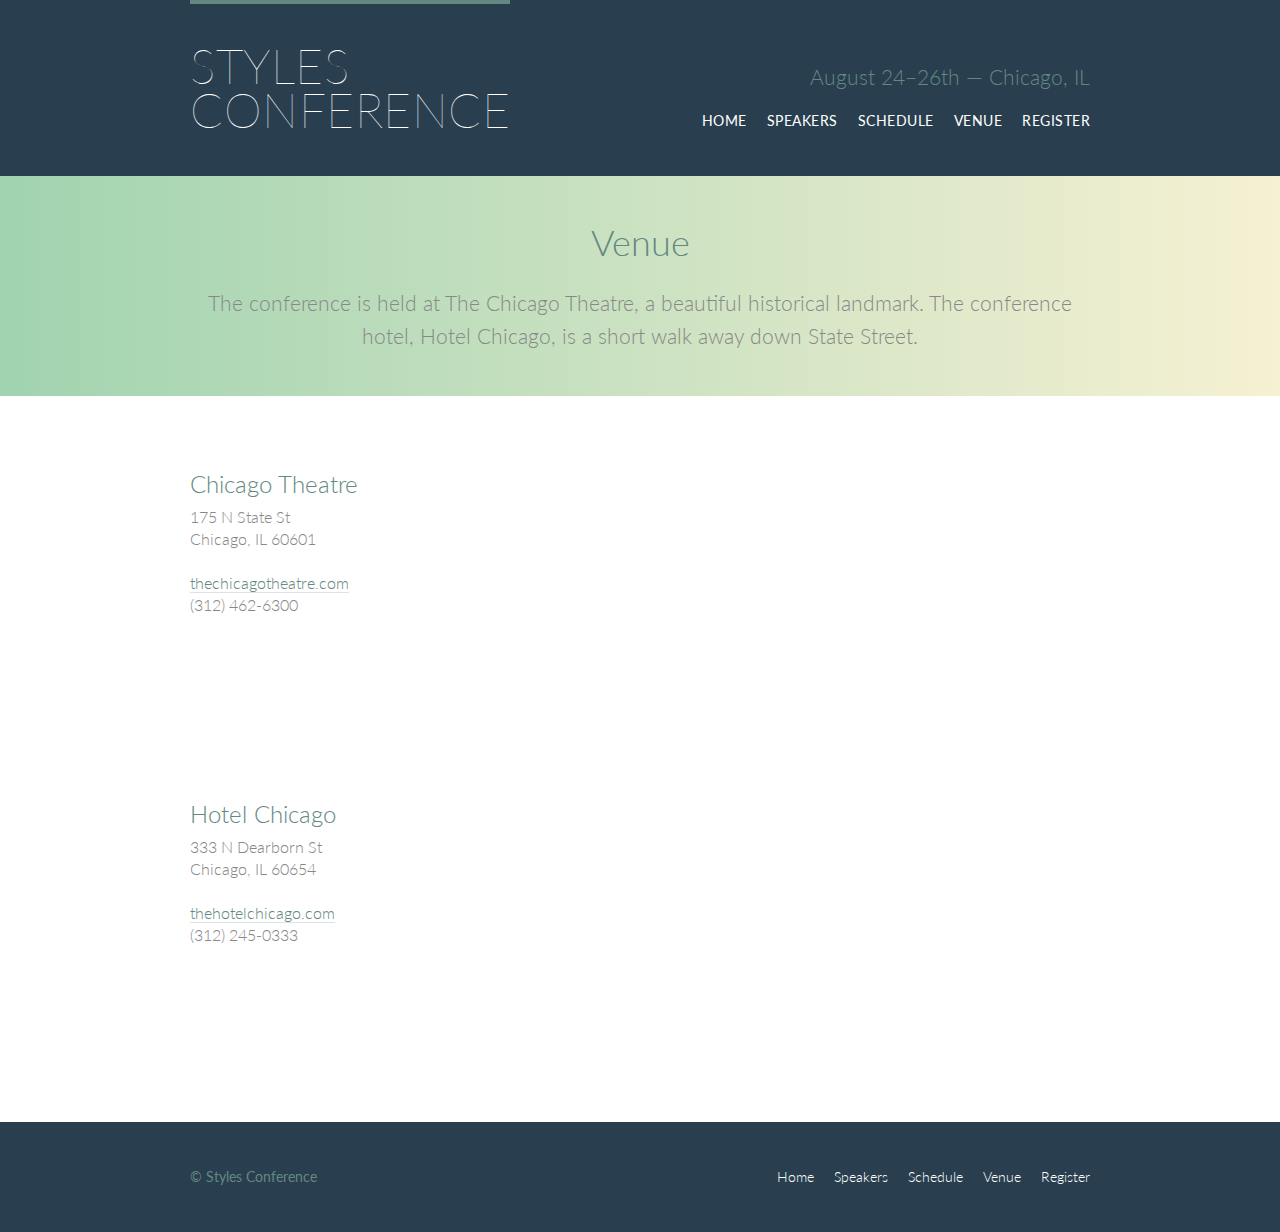
<file: venue.html>
<!DOCTYPE html>
<html lang="en">

  <head>
    <meta charset="utf-8">
    <title>Venue - Styles Conference</title>
    <link rel="stylesheet" href="assets/stylesheets/main.css">
    <link rel="stylesheet" href="http://fonts.googleapis.com/css?family=Lato:100,300,400">
  </head>

  <body>

    <!-- Header -->

    <header class="primary-header container group">

      <h1 class="logo">
        <a href="index.html">Styles <br> Conference</a>
      </h1>

      <h3 class="tagline">August 24&ndash;26th &mdash; Chicago, IL</h3>

      <nav class="nav primary-nav">
        <ul>
          <li><a href="index.html">Home</a></li><!--
          --><li><a href="speakers.html">Speakers</a></li><!--
          --><li><a href="schedule.html">Schedule</a></li><!--
          --><li><a href="venue.html">Venue</a></li><!--
          --><li><a href="register.html">Register</a></li>
        </ul>
      </nav>

    </header>

    <!-- Lead -->

    <section class="row-alt">
      <div class="lead container">

        <h1>Venue</h1>

        <p>The conference is held at The Chicago Theatre, a beautiful historical landmark. The conference hotel, Hotel Chicago, is a short walk away down State Street.</p>

      </div>
    </section>

    <!-- Main content -->

    <section class="row">
      <div class="grid">

        <!-- Chicago Theatre -->

        <section class="venue-theatre">

          <div class="col-1-3">
            <h2>Chicago Theatre</h2>
            <p>175 N State St <br> Chicago, IL 60601</p>
            <p><a href="http://www.thechicagotheatre.com/">thechicagotheatre.com</a> <br> (312) 462-6300</p>
          </div><!--

          --><iframe class="venue-map col-2-3" src="https://www.google.com/maps/embed?pb=!1m5!3m3!1m2!1s0x880e2ca55810a493%3A0x4700ddf60fcbfad6!2schicago+theatre!5e0!3m2!1sen!2sus!4v1388701393606"></iframe>

        </section>

        <!-- Hotel Chicago -->

        <section class="venue-hotel">

          <div class="col-1-3">
            <h2>Hotel Chicago</h2>
            <p>333 N Dearborn St <br> Chicago, IL 60654</p>
            <p><a href="http://thehotelchicago.com/">thehotelchicago.com</a> <br> (312) 245-0333</p>
          </div><!--

          --><iframe class="venue-map col-2-3" src="https://www.google.com/maps/embed?pb=!1m5!3m3!1m2!1s0x880e2cb1da049173%3A0xa5c91d255a775f0b!2sHotel+Sax+Chicago%2C+North+Dearborn+Street%2C+Chicago%2C+IL!5e0!3m2!1sen!2sus!4v1388702493978"></iframe>

        </section>

      </div>
    </section>

    <!-- Footer -->

    <footer class="primary-footer container group">

      <small>&copy; Styles Conference</small>

      <nav class="nav">
        <ul>
          <li><a href="index.html">Home</a></li><!--
          --><li><a href="speakers.html">Speakers</a></li><!--
          --><li><a href="schedule.html">Schedule</a></li><!--
          --><li><a href="venue.html">Venue</a></li><!--
          --><li><a href="register.html">Register</a></li>
        </ul>
      </nav>

    </footer>

  </body>
</html>
</file>
<file: assets/stylesheets/main.css>
/* http://meyerweb.com/eric/tools/css/reset/
   v2.0 | 20110126
   License: none (public domain)
*/

html, body, div, span, applet, object, iframe,
h1, h2, h3, h4, h5, h6, p, blockquote, pre,
a, abbr, acronym, address, big, cite, code,
del, dfn, em, img, ins, kbd, q, s, samp,
small, strike, strong, sub, sup, tt, var,
b, u, i, center,
dl, dt, dd, ol, ul, li,
fieldset, form, label, legend,
table, caption, tbody, tfoot, thead, tr, th, td,
article, aside, canvas, details, embed,
figure, figcaption, footer, header, hgroup,
menu, nav, output, ruby, section, summary,
time, mark, audio, video {
  margin: 0;
  padding: 0;
  border: 0;
  font-size: 100%;
  font: inherit;
  vertical-align: baseline;
}
/* HTML5 display-role reset for older browsers */
article, aside, details, figcaption, figure,
footer, header, hgroup, menu, nav, section {
  display: block;
}
body {
  line-height: 1;
}
ol, ul {
  list-style: none;
}
blockquote, q {
  quotes: none;
}
blockquote:before, blockquote:after,
q:before, q:after {
  content: '';
  content: none;
}
table {
  border-collapse: collapse;
  border-spacing: 0;
}

/*
  ========================================
  Custom styles
  ========================================
*/

body {
  background: #293f50;
  color: #888;
  font: 300 16px/22px "Lato", "Open Sans", "Helvetica Neue", Helvetica, Arial, sans-serif;
}

/*
  ========================================
  Grid
  ========================================
*/

*,
*:before,
*:after {
  -webkit-box-sizing: border-box;
     -moz-box-sizing: border-box;
          box-sizing: border-box;
}
.container,
.grid {
  margin: 0 auto;
  width: 960px;
}
.container {
  padding-left: 30px;
  padding-right: 30px;
}
.grid,
.col-1-3,
.col-2-3 {
  padding-left: 15px;
  padding-right: 15px;
}
.col-1-3,
.col-2-3  {
  display: inline-block;
  vertical-align: top;
}
.col-1-3 {
  width: 33.33%;
}
.col-2-3 {
  width: 66.66%;
}

/*
  ========================================
  Clearfix
  ========================================
*/

.group:before,
.group:after {
  content: "";
  display: table;
}
.group:after {
  clear: both;
}
.group {
  clear: both;
  *zoom: 1;
}

/*
  ========================================
  Rows
  ========================================
*/

.row,
.row-alt {
  min-width: 960px;
}
.row {
  background: #fff;
  padding: 66px 0 44px 0;
}
.row-alt {
  background: #cbe2c1;
  background: -webkit-linear-gradient(to right, #a1d3b0, #f6f1d3);
  background:    -moz-linear-gradient(to right, #a1d3b0, #f6f1d3);
  background:         linear-gradient(to right, #a1d3b0, #f6f1d3);
  padding: 44px 0 22px 0;
}

/*
  ========================================
  Typography
  ========================================
*/

h1, h2, h3, h4 {
  color: #648880;
}
h1, h3, h4, h5, p {
  margin-bottom: 22px;
}
h1 {
  font-size: 36px;
  line-height: 44px;
}
h2 {
  font-size: 24px;
  line-height: 44px;
}
h3 {
  font-size: 21px;
}
h4 {
  font-size: 18px;
}
h5 {
  color: #a9b2b9;
  font-size: 14px;
  font-weight: 400;
  text-transform: uppercase;
}
strong {
  font-weight: 400;
}
cite,
em {
  font-style: italic;
}

/*
  ========================================
  Leads
  ========================================
*/

.lead {
  text-align: center;
}
.lead p {
  font-size: 21px;
  line-height: 33px;
}

/*
  ========================================
  Links
  ========================================
*/

a {
  color: #648880;
  text-decoration: none;
}
a:hover {
  color: #a9b2b9;
}
p a {
  border-bottom: 1px solid #dfe2e5;
}
.primary-header a,
.primary-footer a {
  color: #fff;
}
.primary-header a:hover,
.primary-footer a:hover {
  color: #648880;
}

/*
  ========================================
  Buttons
  ========================================
*/

.btn {
  border-radius: 5px;
  color: #fff;
  cursor: pointer;
  display: inline-block;
  font-weight: 400;
  letter-spacing: .5px;
  margin: 0;
  text-transform: uppercase;
}
.btn-default {
  border: 0;
  background: #648880;
  padding: 11px 30px;
  font-size: 14px;
}
.btn-default:hover {
  background: #77a198;
}
.btn-alt {
  border: 1px solid #fff;
  padding: 10px 30px;
}
.btn-alt:hover {
  background: #fff;
  color: #648880;
}

/*
  ========================================
  Primary header
  ========================================
*/

.logo {
  border-top: 4px solid #648880;
  float: left;
  font-size: 48px;
  font-weight: 100;
  letter-spacing: .5px;
  line-height: 44px;
  padding: 40px 0 22px 0;
  text-transform: uppercase;
}
.tagline {
  margin: 66px 0 22px 0;
  text-align: right;
}
.primary-nav {
  font-size: 14px;
  font-weight: 400;
  letter-spacing: .5px;
  text-transform: uppercase;
}

/*
  ========================================
  Primary footer
  ========================================
*/

.primary-footer {
  color: #648880;
  font-size: 14px;
  padding-bottom: 44px;
  padding-top: 44px;
}
.primary-footer small {
  float: left;
  font-weight: 400;
}

/*
  ========================================
  Navigation
  ========================================
*/

.nav {
  text-align: right;
}
.nav li {
  display: inline-block;
  margin: 0 10px;
  vertical-align: top;
}
.nav li:last-child {
  margin-right: 0;
}

/*
  ========================================
  Home
  ========================================
*/

.hero {
  color: #fff;
  line-height: 44px;
  padding: 22px 80px 66px 80px;
  text-align: center;
}
.hero h2 {
  font-size: 36px;
}
.hero p {
  font-size: 24px;
  font-weight: 100;
}
.teaser a:hover h3 {
  color: #a9b2b9;
}
.teaser img {
  border-radius: 5px;
  display: block;
  margin-bottom: 22px;
  max-width: 100%
}

/*
  ========================================
  Speakers
  ========================================
*/

.speaker {
  margin-bottom: 44px;
}
.speaker-info {
  border: 1px solid #dfe2e5;
  border-radius: 5px;
  margin-top: 88px;
  padding-bottom: 22px;
  text-align: center;
}
.speaker-info img {
  border-radius: 50%;
  height: 130px;
  margin: -66px 0 22px 0;
  vertical-align: top;
}

/*
  ========================================
  Venue
  ========================================
*/

.venue-theatre {
  margin-bottom: 66px;
}
.venue-hotel {
  margin-bottom: 22px;
}
.venue-map {
  height: 264px;
}

/*
  ========================================
  Register
  ========================================
*/

.why-attend {
  list-style: square;
  margin: 0 0 22px 30px;
}
form {
  margin-bottom: 22px;
}
input,
select,
textarea {
  font: 300 16px/22px "Lato", "Open Sans", "Helvetica Neue", Helvetica, Arial, sans-serif;
}
.register-group label {
  color: #648880;
  cursor: pointer;
  font-weight: 400;
}
.register-group input,
.register-group select,
.register-group textarea {
  border: 1px solid #c6c9cc;
  border-radius: 5px;
  color: #888;
  display: block;
  margin: 5px 0 27px 0;
  padding: 5px 8px;
}
.register-group input,
.register-group textarea {
  width: 100%;
}
.register-group select {
  height: 34px;
  width: 60px;
}
.register-group textarea {
  height: 78px;
}
</file>
